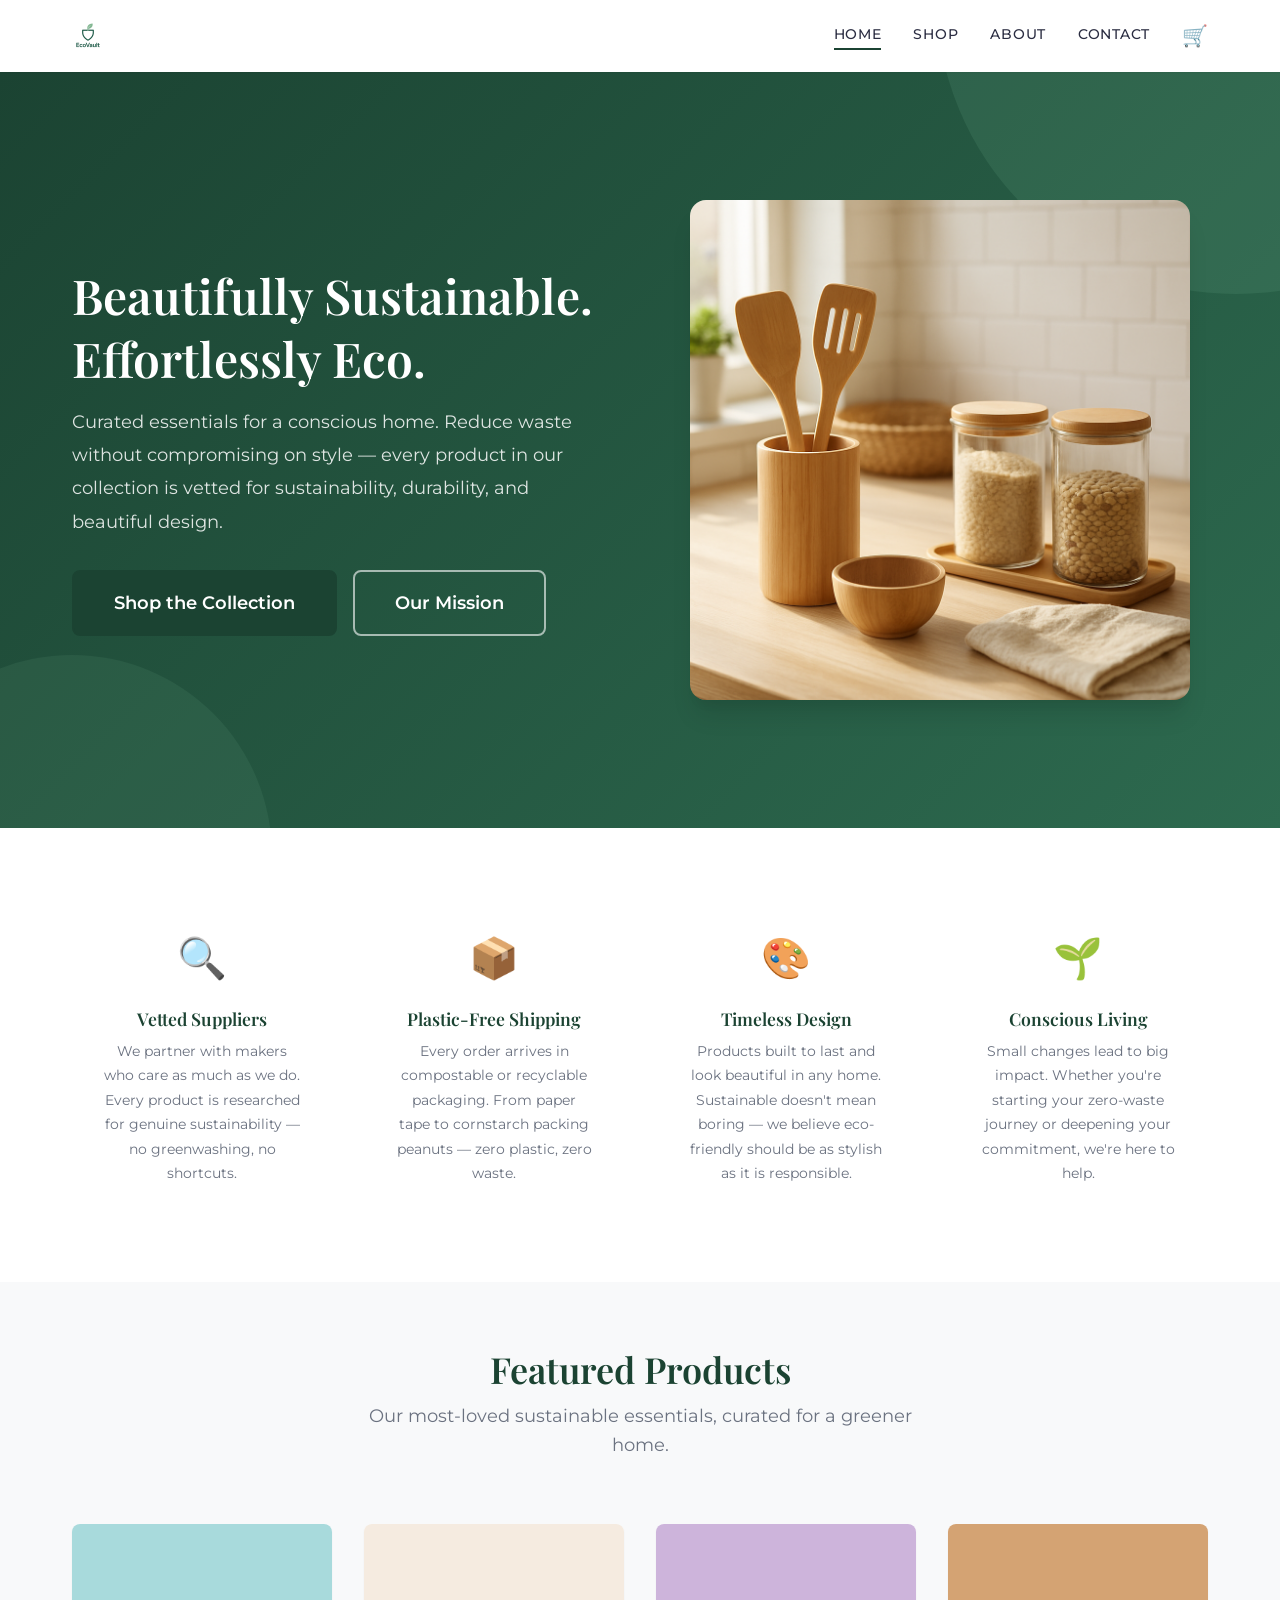
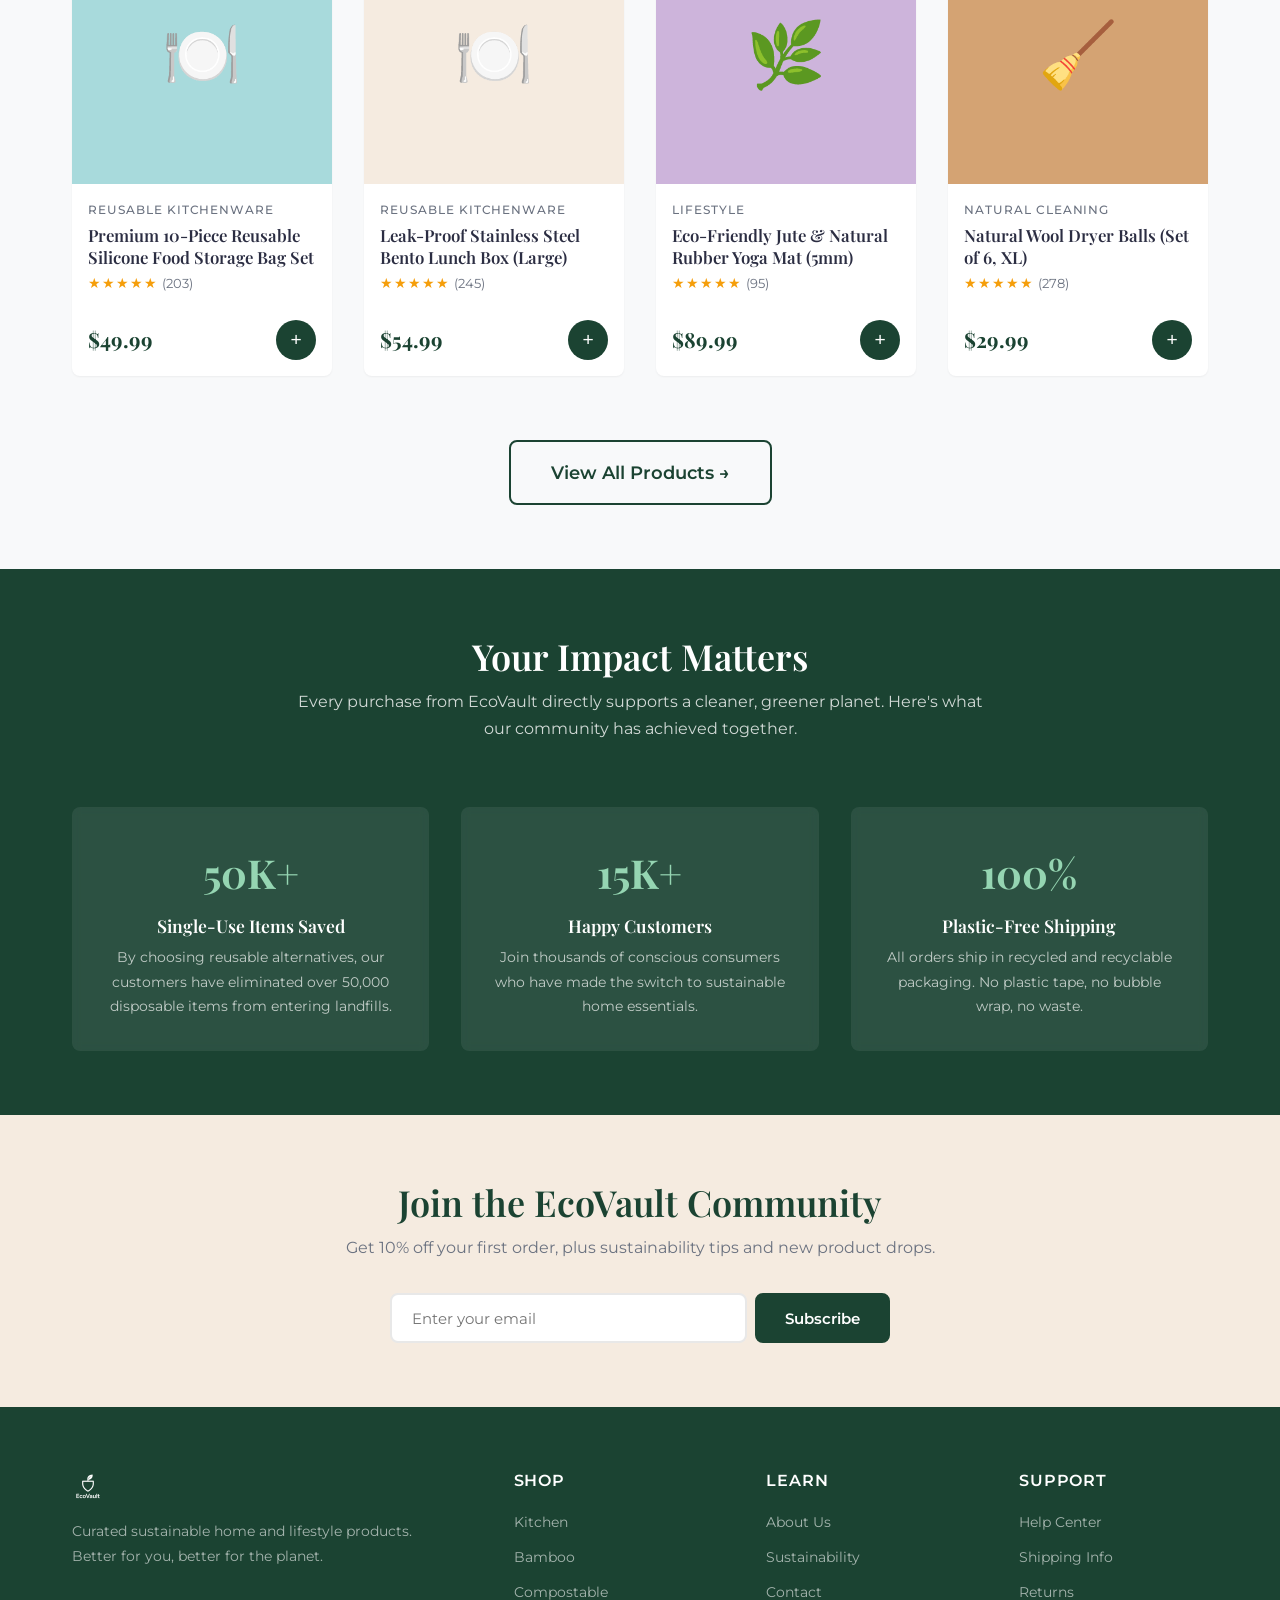
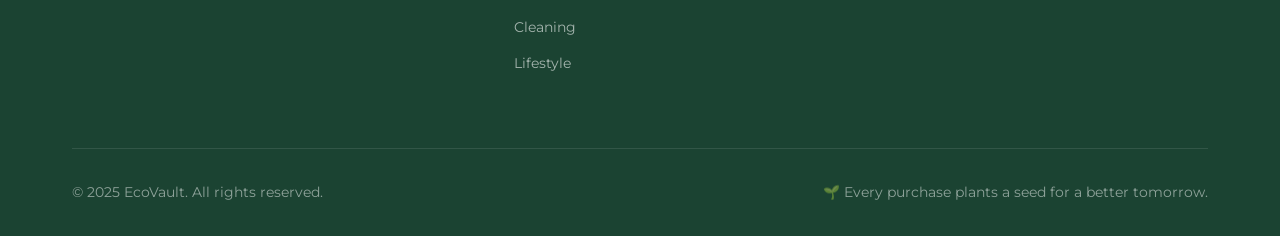
<file: index.html>
<!DOCTYPE html>
<html lang="en">
<head>
  <meta charset="UTF-8">
  <meta name="viewport" content="width=device-width, initial-scale=1.0">
  <meta name="description" content="Shop EcoVault for sustainable, plastic-free, and beautifully designed home goods. From zero-waste kitchenware to natural cleaning tools, we make conscious living easy.">
  <title>EcoVault | Curated Eco-Friendly Home & Lifestyle Essentials</title>
  <link rel="stylesheet" href="css/style.css">
  <link rel="icon" href="favicon.png">
</head>
<body>
  <!-- Header -->
  <header class="header">
    <div class="header-inner">
      <a href="index.html" class="logo">
        <img src="assets/images/logo.png" alt="EcoVault" style="height:32px;width:auto;">
      </a>
      <button class="hamburger" aria-label="Toggle menu">
        <span></span><span></span><span></span>
      </button>
      <nav class="nav-links">
        <a href="index.html">Home</a>
        <a href="products.html">Shop</a>
        <a href="about.html">About</a>
        <a href="contact.html">Contact</a>
        <button class="cart-icon" onclick="window.location.href='cart.html'" title="Shopping Cart">
          🛒
          <span class="cart-badge">0</span>
        </button>
      </nav>
    </div>
  </header>

  <!-- Hero Section -->
  <section class="hero">
    <div class="hero-content">
      <div class="hero-text">
        <h1>Beautifully Sustainable.<br>Effortlessly Eco.</h1>
        <p>Curated essentials for a conscious home. Reduce waste without compromising on style — every product in our collection is vetted for sustainability, durability, and beautiful design.</p>
        <div class="hero-buttons">
          <a href="products.html" class="btn btn-primary btn-lg">Shop the Collection</a>
          <a href="about.html" class="btn btn-secondary btn-lg">Our Mission</a>
        </div>
      </div>
      <div class="hero-image">
        <img src="assets/images/hero-kitchen.png" alt="Sustainable kitchen essentials" style="width:100%;max-width:500px;border-radius:var(--radius-lg);box-shadow:var(--shadow-xl);">
      </div>
    </div>
  </section>

  <!-- Value Propositions -->
  <section class="value-props">
    <div class="container">
      <div class="value-grid">
        <div class="value-card">
          <div class="value-icon">🔍</div>
          <h3>Vetted Suppliers</h3>
          <p>We partner with makers who care as much as we do. Every product is researched for genuine sustainability — no greenwashing, no shortcuts.</p>
        </div>
        <div class="value-card">
          <div class="value-icon">📦</div>
          <h3>Plastic-Free Shipping</h3>
          <p>Every order arrives in compostable or recyclable packaging. From paper tape to cornstarch packing peanuts — zero plastic, zero waste.</p>
        </div>
        <div class="value-card">
          <div class="value-icon">🎨</div>
          <h3>Timeless Design</h3>
          <p>Products built to last and look beautiful in any home. Sustainable doesn't mean boring — we believe eco-friendly should be as stylish as it is responsible.</p>
        </div>
        <div class="value-card">
          <div class="value-icon">🌱</div>
          <h3>Conscious Living</h3>
          <p>Small changes lead to big impact. Whether you're starting your zero-waste journey or deepening your commitment, we're here to help.</p>
        </div>
      </div>
    </div>
  </section>

  <!-- Featured Products -->
  <section class="featured-section">
    <div class="container">
      <h2 class="section-title">Featured Products</h2>
      <p class="section-subtitle">Our most-loved sustainable essentials, curated for a greener home.</p>
      <div class="product-grid" id="featured-products">
        <!-- Rendered by JS -->
      </div>
      <div style="text-align:center;margin-top:var(--spacing-xl);">
        <a href="products.html" class="btn btn-outline btn-lg">View All Products →</a>
      </div>
    </div>
  </section>

  <!-- Sustainability Impact -->
  <section class="sustainability-section">
    <div class="container">
      <h2>Your Impact Matters</h2>
      <p>Every purchase from EcoVault directly supports a cleaner, greener planet. Here's what our community has achieved together.</p>
      <div class="impact-grid">
        <div class="impact-card">
          <div class="impact-number">50K+</div>
          <h4>Single-Use Items Saved</h4>
          <p>By choosing reusable alternatives, our customers have eliminated over 50,000 disposable items from entering landfills.</p>
        </div>
        <div class="impact-card">
          <div class="impact-number">15K+</div>
          <h4>Happy Customers</h4>
          <p>Join thousands of conscious consumers who have made the switch to sustainable home essentials.</p>
        </div>
        <div class="impact-card">
          <div class="impact-number">100%</div>
          <h4>Plastic-Free Shipping</h4>
          <p>All orders ship in recycled and recyclable packaging. No plastic tape, no bubble wrap, no waste.</p>
        </div>
      </div>
    </div>
  </section>

  <!-- Newsletter -->
  <section class="newsletter">
    <div class="container">
      <h2>Join the EcoVault Community</h2>
      <p>Get 10% off your first order, plus sustainability tips and new product drops.</p>
      <form class="newsletter-form" onsubmit="event.preventDefault(); Cart.showNotification('Thanks for subscribing! 🎉'); this.reset();">
        <input type="email" placeholder="Enter your email" required>
        <button type="submit" class="btn btn-primary">Subscribe</button>
      </form>
    </div>
  </section>

  <!-- Footer -->
  <footer class="footer">
    <div class="container">
      <div class="footer-grid">
        <div class="footer-brand">
          <div class="logo">
            <img src="assets/images/logo.png" alt="EcoVault" style="height:32px;width:auto;filter:brightness(0) invert(1);">
          </div>
          <p>Curated sustainable home and lifestyle products. Better for you, better for the planet.</p>
        </div>
        <div>
          <h4>Shop</h4>
          <ul class="footer-links">
            <li><a href="products.html?category=kitchen">Kitchen</a></li>
            <li><a href="products.html?category=bamboo">Bamboo</a></li>
            <li><a href="products.html?category=compostable">Compostable</a></li>
            <li><a href="products.html?category=cleaning">Cleaning</a></li>
            <li><a href="products.html?category=lifestyle">Lifestyle</a></li>
          </ul>
        </div>
        <div>
          <h4>Learn</h4>
          <ul class="footer-links">
            <li><a href="about.html">About Us</a></li>
            <li><a href="about.html#sustainability">Sustainability</a></li>
            <li><a href="contact.html">Contact</a></li>
          </ul>
        </div>
        <div>
          <h4>Support</h4>
          <ul class="footer-links">
            <li><a href="contact.html">Help Center</a></li>
            <li><a href="contact.html">Shipping Info</a></li>
            <li><a href="contact.html">Returns</a></li>
          </ul>
        </div>
      </div>
      <div class="footer-bottom">
        <span>&copy; 2025 EcoVault. All rights reserved.</span>
        <span>🌱 Every purchase plants a seed for a better tomorrow.</span>
      </div>
    </div>
  </footer>

  <script src="js/products.js"></script>
  <script src="js/cart.js"></script>
  <script src="js/analytics.js"></script>
  <script src="js/main.js"></script>
  <script>
    // Render featured products (first 4)
    document.addEventListener('DOMContentLoaded', () => {
      const grid = document.getElementById('featured-products');
      if (grid) {
        const featured = products.filter(p => p.badge === "Bestseller").slice(0, 4);
        grid.innerHTML = featured.map(renderProductCard).join('');
      }
    });
  </script>
</body>
</html>
</file>
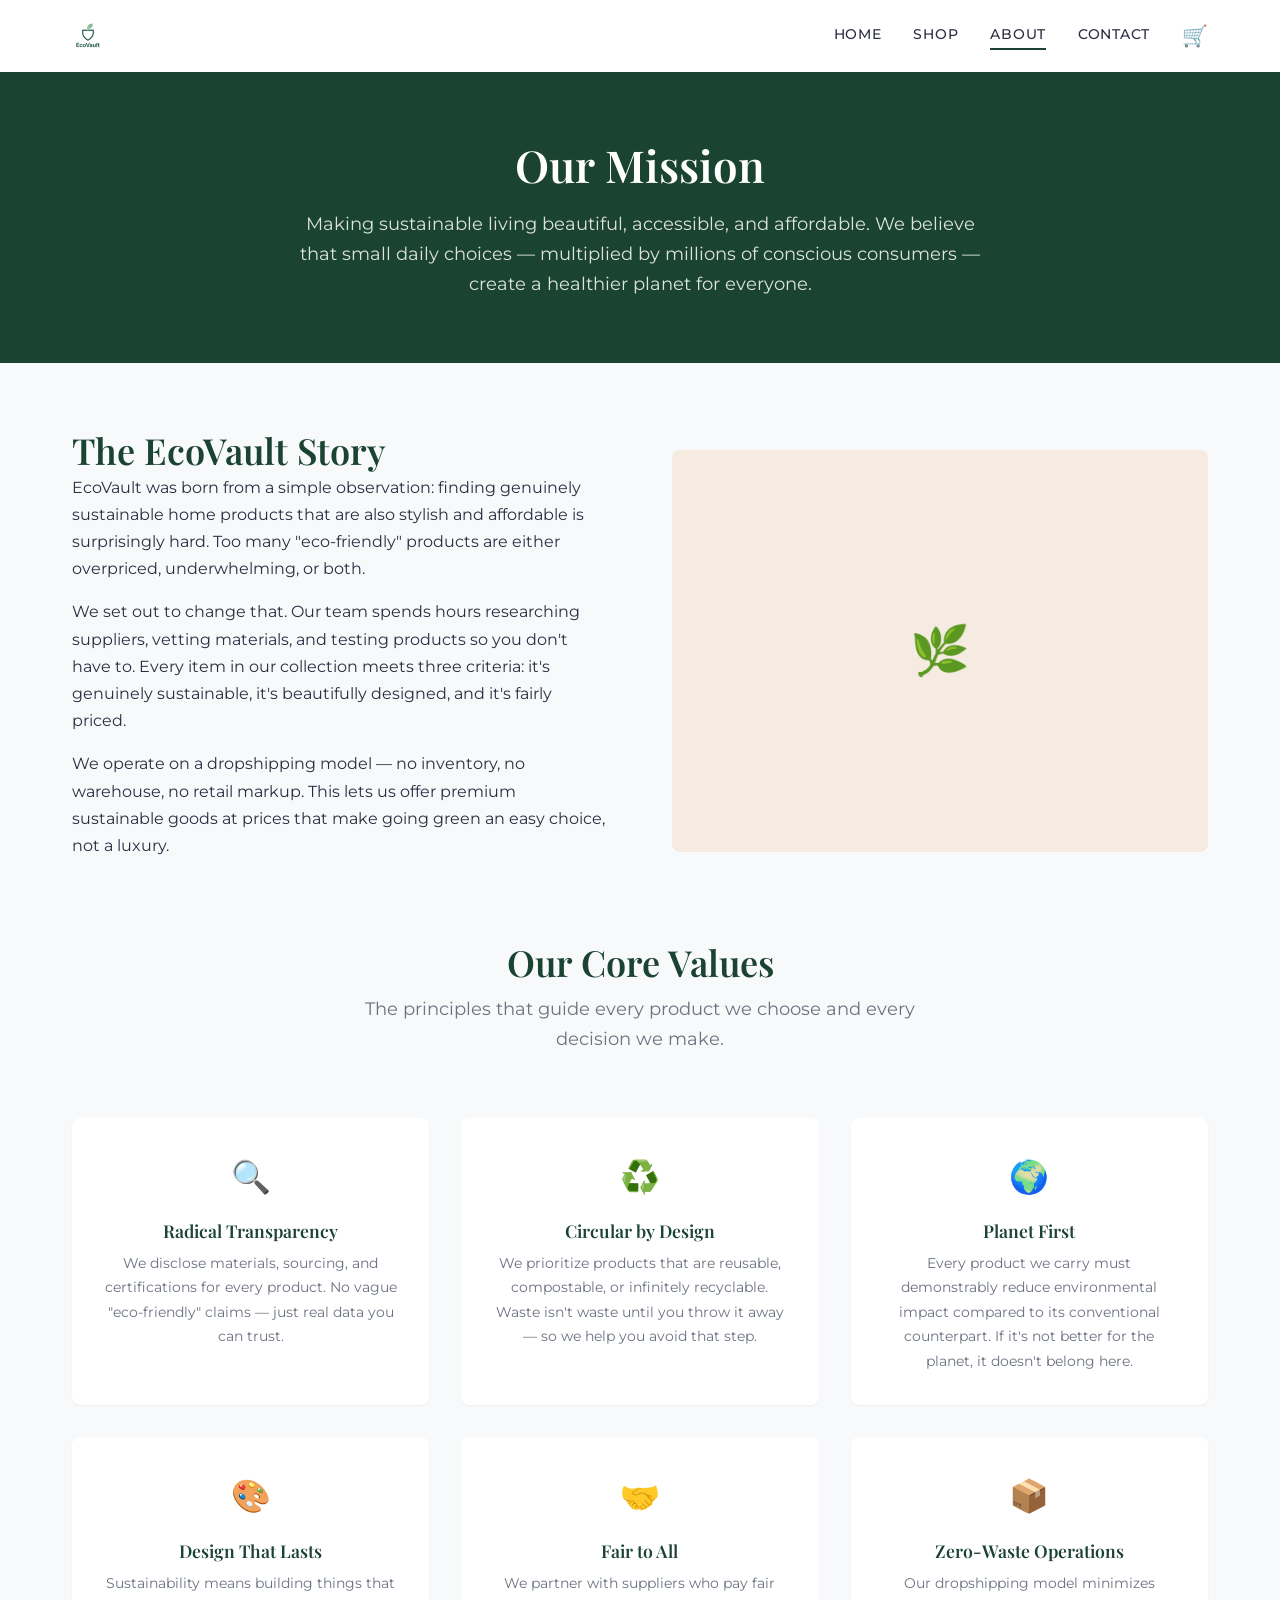
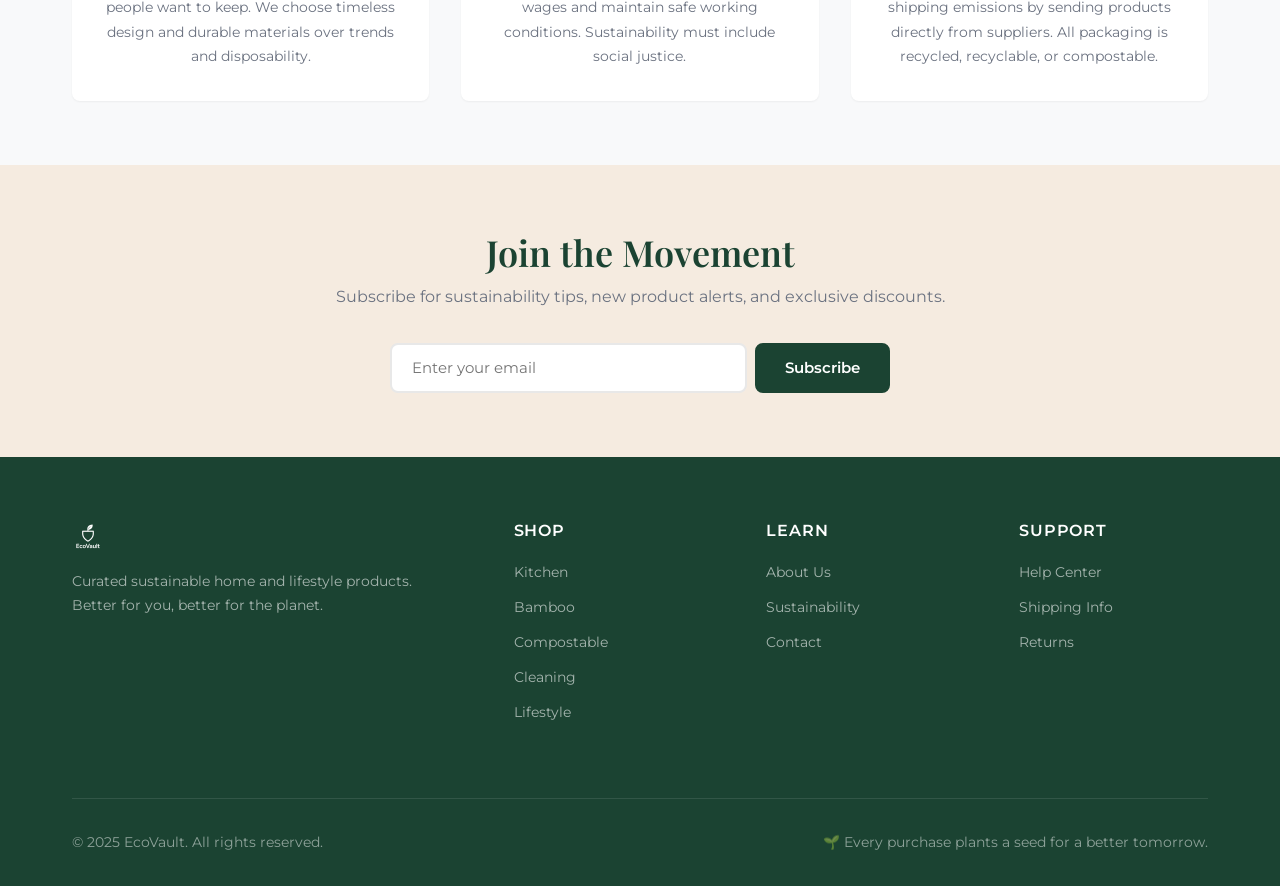
<file: about.html>
<!DOCTYPE html>
<html lang="en">
<head>
  <meta charset="UTF-8">
  <meta name="viewport" content="width=device-width, initial-scale=1.0">
  <meta name="description" content="About EcoVault — Our mission for sustainable living.">
  <title>About Us — EcoVault</title>
  <link rel="stylesheet" href="css/style.css">
  <link rel="icon" href="favicon.png">
</head>
<body>
  <!-- Header -->
  <header class="header">
    <div class="header-inner">
      <a href="index.html" class="logo">
        <img src="assets/images/logo.png" alt="EcoVault" style="height:32px;width:auto;">
      </a>
      <button class="hamburger" aria-label="Toggle menu">
        <span></span><span></span><span></span>
      </button>
      <nav class="nav-links">
        <a href="index.html">Home</a>
        <a href="products.html">Shop</a>
        <a href="about.html">About</a>
        <a href="contact.html">Contact</a>
        <button class="cart-icon" onclick="window.location.href='cart.html'" title="Shopping Cart">
          🛒
          <span class="cart-badge">0</span>
        </button>
      </nav>
    </div>
  </header>

  <!-- About Hero -->
  <section class="about-hero">
    <div class="container">
      <h1>Our Mission</h1>
      <p>Making sustainable living beautiful, accessible, and affordable. We believe that small daily choices — multiplied by millions of conscious consumers — create a healthier planet for everyone.</p>
    </div>
  </section>

  <!-- About Content -->
  <section class="about-content">
    <div class="container">
      <div class="about-grid">
        <div>
          <h2>The EcoVault Story</h2>
          <p>EcoVault was born from a simple observation: finding genuinely sustainable home products that are also stylish and affordable is surprisingly hard. Too many "eco-friendly" products are either overpriced, underwhelming, or both.</p>
          <p>We set out to change that. Our team spends hours researching suppliers, vetting materials, and testing products so you don't have to. Every item in our collection meets three criteria: it's genuinely sustainable, it's beautifully designed, and it's fairly priced.</p>
          <p>We operate on a dropshipping model — no inventory, no warehouse, no retail markup. This lets us offer premium sustainable goods at prices that make going green an easy choice, not a luxury.</p>
        </div>
        <div class="about-image-placeholder">
          🌿
        </div>
      </div>

      <h2 class="section-title" id="sustainability">Our Core Values</h2>
      <p class="section-subtitle">The principles that guide every product we choose and every decision we make.</p>
      
      <div class="about-values">
        <div class="about-value-card">
          <div class="value-icon">🔍</div>
          <h3>Radical Transparency</h3>
          <p>We disclose materials, sourcing, and certifications for every product. No vague "eco-friendly" claims — just real data you can trust.</p>
        </div>
        <div class="about-value-card">
          <div class="value-icon">♻️</div>
          <h3>Circular by Design</h3>
          <p>We prioritize products that are reusable, compostable, or infinitely recyclable. Waste isn't waste until you throw it away — so we help you avoid that step.</p>
        </div>
        <div class="about-value-card">
          <div class="value-icon">🌍</div>
          <h3>Planet First</h3>
          <p>Every product we carry must demonstrably reduce environmental impact compared to its conventional counterpart. If it's not better for the planet, it doesn't belong here.</p>
        </div>
        <div class="about-value-card">
          <div class="value-icon">🎨</div>
          <h3>Design That Lasts</h3>
          <p>Sustainability means building things that people want to keep. We choose timeless design and durable materials over trends and disposability.</p>
        </div>
        <div class="about-value-card">
          <div class="value-icon">🤝</div>
          <h3>Fair to All</h3>
          <p>We partner with suppliers who pay fair wages and maintain safe working conditions. Sustainability must include social justice.</p>
        </div>
        <div class="about-value-card">
          <div class="value-icon">📦</div>
          <h3>Zero-Waste Operations</h3>
          <p>Our dropshipping model minimizes shipping emissions by sending products directly from suppliers. All packaging is recycled, recyclable, or compostable.</p>
        </div>
      </div>
    </div>
  </section>

  <!-- Newsletter -->
  <section class="newsletter">
    <div class="container">
      <h2>Join the Movement</h2>
      <p>Subscribe for sustainability tips, new product alerts, and exclusive discounts.</p>
      <form class="newsletter-form" onsubmit="event.preventDefault(); Cart.showNotification('Thanks for subscribing! 🎉'); this.reset();">
        <input type="email" placeholder="Enter your email" required>
        <button type="submit" class="btn btn-primary">Subscribe</button>
      </form>
    </div>
  </section>

  <!-- Footer -->
  <footer class="footer">
    <div class="container">
      <div class="footer-grid">
        <div class="footer-brand">
          <div class="logo">
            <img src="assets/images/logo.png" alt="EcoVault" style="height:32px;width:auto;filter:brightness(0) invert(1);">
          </div>
          <p>Curated sustainable home and lifestyle products. Better for you, better for the planet.</p>
        </div>
        <div>
          <h4>Shop</h4>
          <ul class="footer-links">
            <li><a href="products.html?category=kitchen">Kitchen</a></li>
            <li><a href="products.html?category=bamboo">Bamboo</a></li>
            <li><a href="products.html?category=compostable">Compostable</a></li>
            <li><a href="products.html?category=cleaning">Cleaning</a></li>
            <li><a href="products.html?category=lifestyle">Lifestyle</a></li>
          </ul>
        </div>
        <div>
          <h4>Learn</h4>
          <ul class="footer-links">
            <li><a href="about.html">About Us</a></li>
            <li><a href="about.html#sustainability">Sustainability</a></li>
            <li><a href="contact.html">Contact</a></li>
          </ul>
        </div>
        <div>
          <h4>Support</h4>
          <ul class="footer-links">
            <li><a href="contact.html">Help Center</a></li>
            <li><a href="contact.html">Shipping Info</a></li>
            <li><a href="contact.html">Returns</a></li>
          </ul>
        </div>
      </div>
      <div class="footer-bottom">
        <span>&copy; 2025 EcoVault. All rights reserved.</span>
        <span>🌱 Every purchase plants a seed for a better tomorrow.</span>
      </div>
    </div>
  </footer>

  <script src="js/products.js"></script>
  <script src="js/cart.js"></script>
  <script src="js/analytics.js"></script>
  <script src="js/main.js"></script>
</body>
</html>
</file>
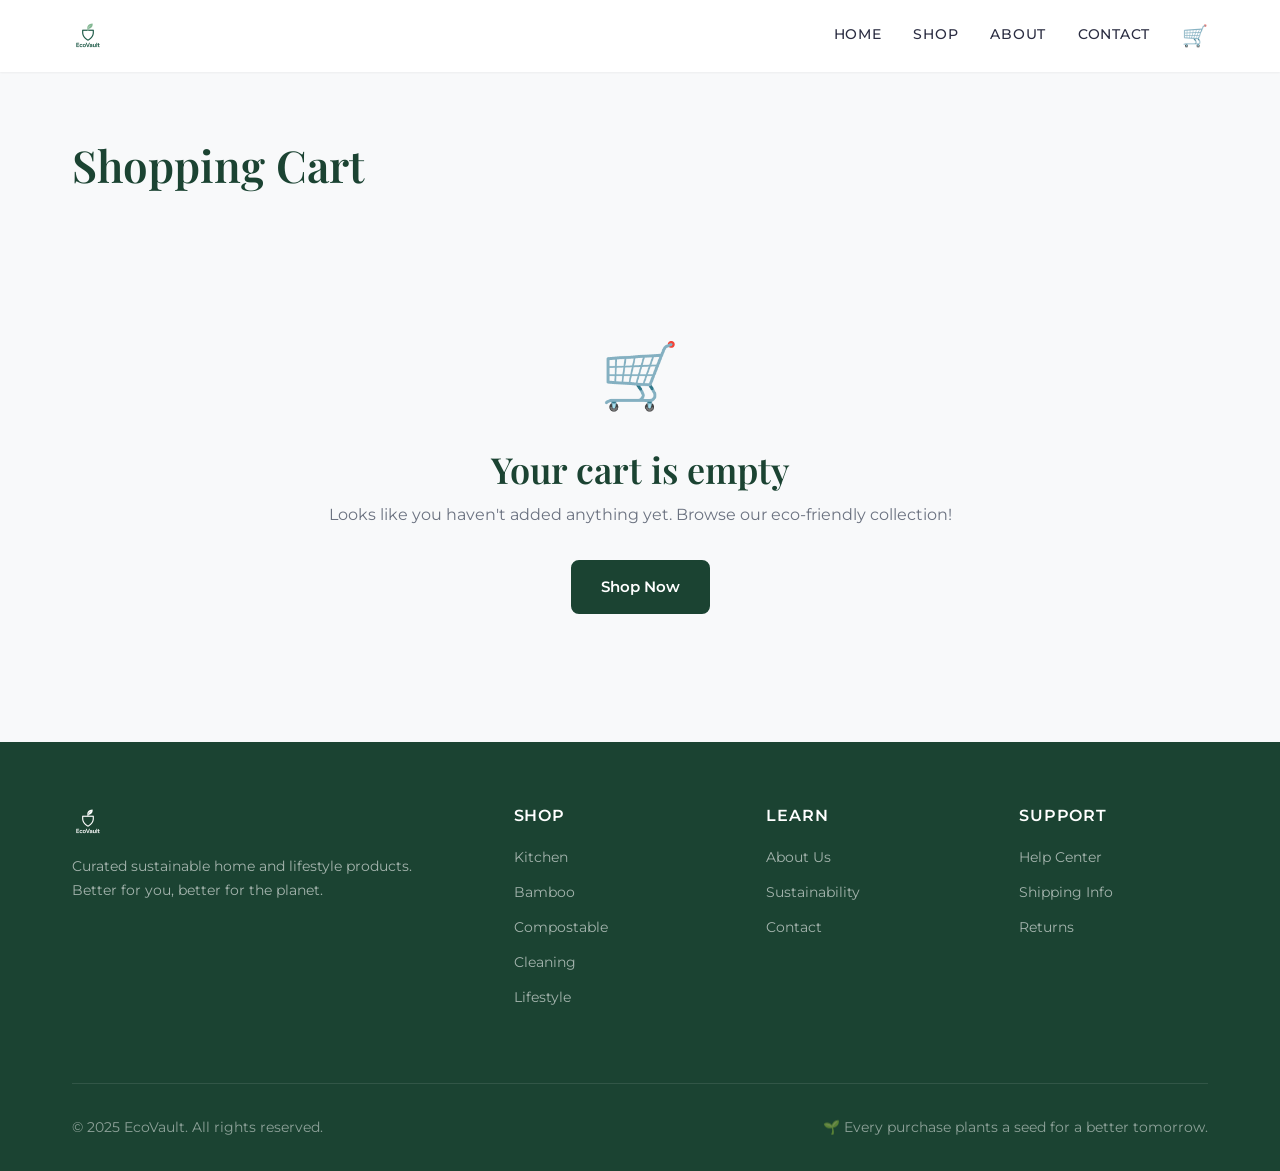
<file: cart.html>
<!DOCTYPE html>
<html lang="en">
<head>
  <meta charset="UTF-8">
  <meta name="viewport" content="width=device-width, initial-scale=1.0">
  <meta name="description" content="Shopping cart">
  <title>Shopping Cart — EcoVault</title>
  <link rel="stylesheet" href="css/style.css">
  <link rel="icon" href="favicon.png">
</head>
<body>
  <!-- Header -->
  <header class="header">
    <div class="header-inner">
      <a href="index.html" class="logo">
        <img src="assets/images/logo.png" alt="EcoVault" style="height:32px;width:auto;">
      </a>
      <button class="hamburger" aria-label="Toggle menu">
        <span></span><span></span><span></span>
      </button>
      <nav class="nav-links">
        <a href="index.html">Home</a>
        <a href="products.html">Shop</a>
        <a href="about.html">About</a>
        <a href="contact.html">Contact</a>
        <button class="cart-icon" onclick="window.location.href='cart.html'" title="Shopping Cart">
          🛒
          <span class="cart-badge">0</span>
        </button>
      </nav>
    </div>
  </header>

  <!-- Cart Page -->
  <section class="cart-page">
    <div class="container">
      <h1>Shopping Cart</h1>
      <div id="cart-container">
        <!-- Rendered by JS -->
      </div>
    </div>
  </section>

  <!-- Footer -->
  <footer class="footer">
    <div class="container">
      <div class="footer-grid">
        <div class="footer-brand">
          <div class="logo">
            <img src="assets/images/logo.png" alt="EcoVault" style="height:32px;width:auto;filter:brightness(0) invert(1);">
          </div>
          <p>Curated sustainable home and lifestyle products. Better for you, better for the planet.</p>
        </div>
        <div>
          <h4>Shop</h4>
          <ul class="footer-links">
            <li><a href="products.html?category=kitchen">Kitchen</a></li>
            <li><a href="products.html?category=bamboo">Bamboo</a></li>
            <li><a href="products.html?category=compostable">Compostable</a></li>
            <li><a href="products.html?category=cleaning">Cleaning</a></li>
            <li><a href="products.html?category=lifestyle">Lifestyle</a></li>
          </ul>
        </div>
        <div>
          <h4>Learn</h4>
          <ul class="footer-links">
            <li><a href="about.html">About Us</a></li>
            <li><a href="about.html#sustainability">Sustainability</a></li>
            <li><a href="contact.html">Contact</a></li>
          </ul>
        </div>
        <div>
          <h4>Support</h4>
          <ul class="footer-links">
            <li><a href="contact.html">Help Center</a></li>
            <li><a href="contact.html">Shipping Info</a></li>
            <li><a href="contact.html">Returns</a></li>
          </ul>
        </div>
      </div>
      <div class="footer-bottom">
        <span>&copy; 2025 EcoVault. All rights reserved.</span>
        <span>🌱 Every purchase plants a seed for a better tomorrow.</span>
      </div>
    </div>
  </footer>

  <script src="js/products.js"></script>
  <script src="js/cart.js"></script>
  <script src="js/analytics.js"></script>
  <script src="js/main.js"></script>
  <script>
    document.addEventListener('DOMContentLoaded', renderCartPage);
  </script>
</body>
</html>
</file>
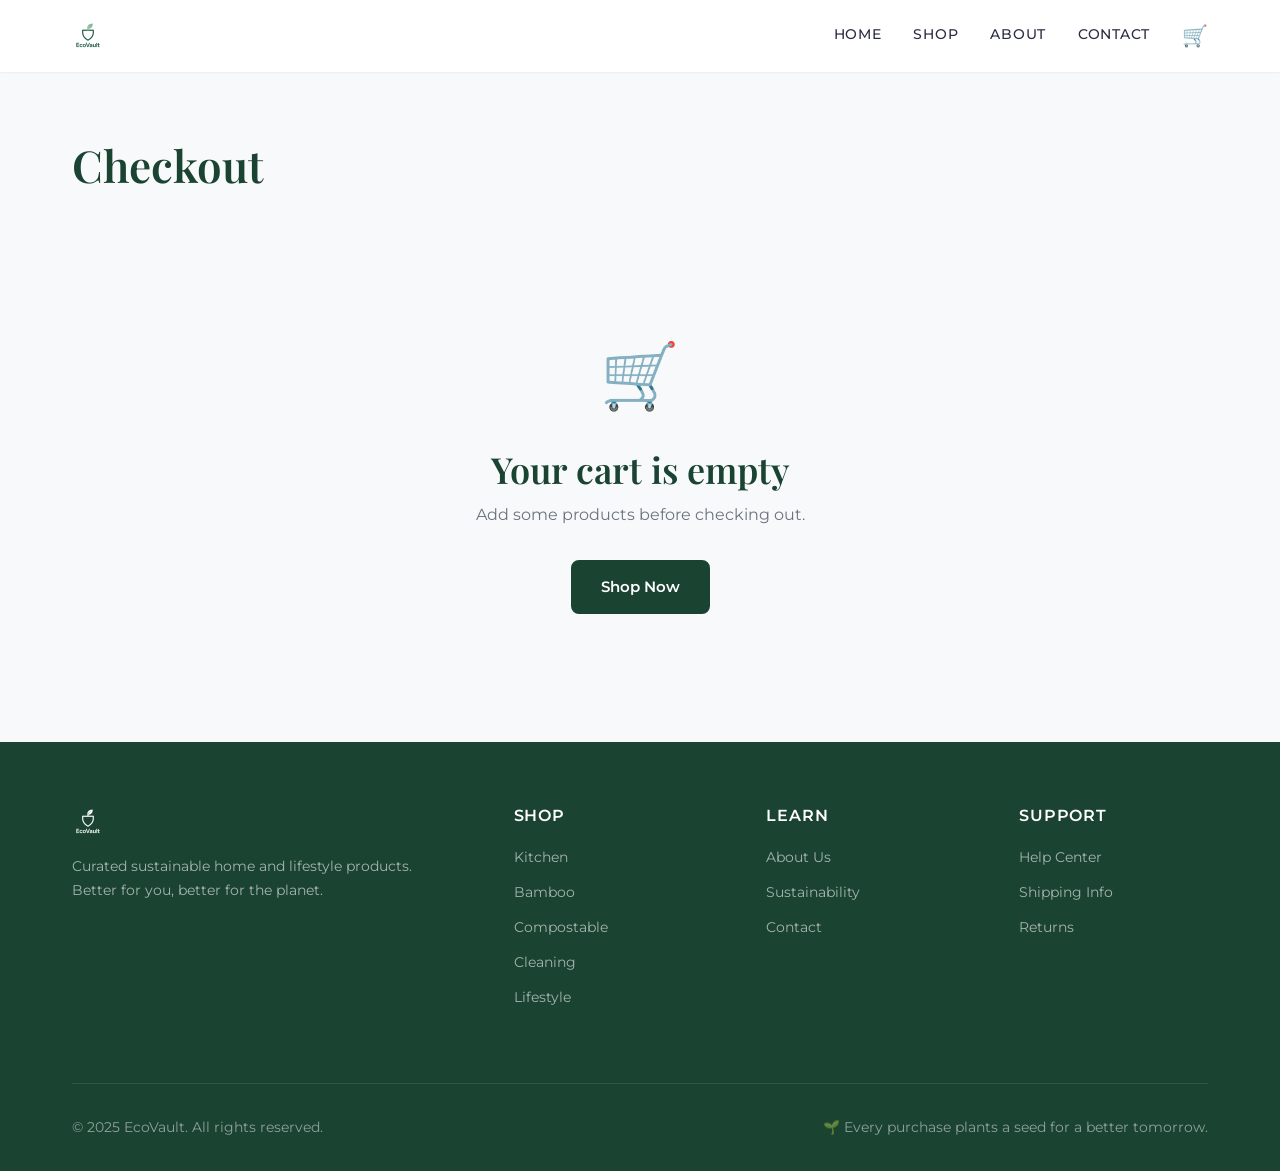
<file: checkout.html>
<!DOCTYPE html>
<html lang="en">
<head>
  <meta charset="UTF-8">
  <meta name="viewport" content="width=device-width, initial-scale=1.0">
  <meta name="description" content="Checkout">
  <title>Checkout — EcoVault</title>
  <link rel="stylesheet" href="css/style.css">
  <link rel="icon" href="favicon.png">
</head>
<body>
  <!-- Header -->
  <header class="header">
    <div class="header-inner">
      <a href="index.html" class="logo">
        <img src="assets/images/logo.png" alt="EcoVault" style="height:32px;width:auto;">
      </a>
      <button class="hamburger" aria-label="Toggle menu">
        <span></span><span></span><span></span>
      </button>
      <nav class="nav-links">
        <a href="index.html">Home</a>
        <a href="products.html">Shop</a>
        <a href="about.html">About</a>
        <a href="contact.html">Contact</a>
        <button class="cart-icon" onclick="window.location.href='cart.html'" title="Shopping Cart">
          🛒
          <span class="cart-badge">0</span>
        </button>
      </nav>
    </div>
  </header>

  <!-- Checkout Page -->
  <section class="checkout-page">
    <div class="container">
      <h1>Checkout</h1>
      <div id="checkout-container">
        <!-- Rendered by JS -->
      </div>
    </div>
  </section>

  <!-- Footer -->
  <footer class="footer">
    <div class="container">
      <div class="footer-grid">
        <div class="footer-brand">
          <div class="logo">
            <img src="assets/images/logo.png" alt="EcoVault" style="height:32px;width:auto;filter:brightness(0) invert(1);">
          </div>
          <p>Curated sustainable home and lifestyle products. Better for you, better for the planet.</p>
        </div>
        <div>
          <h4>Shop</h4>
          <ul class="footer-links">
            <li><a href="products.html?category=kitchen">Kitchen</a></li>
            <li><a href="products.html?category=bamboo">Bamboo</a></li>
            <li><a href="products.html?category=compostable">Compostable</a></li>
            <li><a href="products.html?category=cleaning">Cleaning</a></li>
            <li><a href="products.html?category=lifestyle">Lifestyle</a></li>
          </ul>
        </div>
        <div>
          <h4>Learn</h4>
          <ul class="footer-links">
            <li><a href="about.html">About Us</a></li>
            <li><a href="about.html#sustainability">Sustainability</a></li>
            <li><a href="contact.html">Contact</a></li>
          </ul>
        </div>
        <div>
          <h4>Support</h4>
          <ul class="footer-links">
            <li><a href="contact.html">Help Center</a></li>
            <li><a href="contact.html">Shipping Info</a></li>
            <li><a href="contact.html">Returns</a></li>
          </ul>
        </div>
      </div>
      <div class="footer-bottom">
        <span>&copy; 2025 EcoVault. All rights reserved.</span>
        <span>🌱 Every purchase plants a seed for a better tomorrow.</span>
      </div>
    </div>
  </footer>

  <script src="https://js.stripe.com/v3/"></script>
  <script src="js/products.js"></script>
  <script src="js/cart.js"></script>
  <script src="js/orders.js"></script>
  <script src="js/stripe-checkout.js"></script>
  <script src="js/analytics.js"></script>
  <script src="js/main.js"></script>
  <script>
    document.addEventListener('DOMContentLoaded', () => {
      const items = Cart.getDetailedCart();
      const container = document.getElementById('checkout-container');

      if (items.length === 0) {
        container.innerHTML = `
          <div class="cart-empty">
            <div class="cart-empty-icon">🛒</div>
            <h2>Your cart is empty</h2>
            <p>Add some products before checking out.</p>
            <a href="products.html" class="btn btn-primary">Shop Now</a>
          </div>
        `;
        return;
      }

      const subtotal = Cart.getSubtotal();
      const shipping = subtotal >= 50 ? 0 : 5.99;
      const total = subtotal + shipping;

      container.innerHTML = `
        <div class="checkout-layout">
          <div>
            <div class="form-section">
              <h3>Shipping Information</h3>
              <form id="checkout-form" onsubmit="handleCheckout(event)">
                <div class="form-group">
                  <label for="fullname">Full Name</label>
                  <input type="text" id="fullname" required placeholder="Jane Doe">
                </div>
                <div class="form-group">
                  <label for="email">Email Address</label>
                  <input type="email" id="email" required placeholder="jane@example.com">
                </div>
                <div class="form-group">
                  <label for="phone">Phone Number</label>
                  <input type="tel" id="phone" placeholder="+1 (555) 123-4567">
                </div>
                <div class="form-group">
                  <label for="address">Street Address</label>
                  <input type="text" id="address" required placeholder="123 Green Street">
                </div>
                <div class="form-row">
                  <div class="form-group">
                    <label for="city">City</label>
                    <input type="text" id="city" required placeholder="Portland">
                  </div>
                  <div class="form-group">
                    <label for="state">State / Province</label>
                    <input type="text" id="state" required placeholder="OR">
                  </div>
                </div>
                <div class="form-row">
                  <div class="form-group">
                    <label for="zip">ZIP / Postal Code</label>
                    <input type="text" id="zip" required placeholder="97201">
                  </div>
                  <div class="form-group">
                    <label for="country">Country</label>
                    <select id="country" required>
                      <option value="">Select country</option>
                      <option value="US">United States</option>
                      <option value="UK">United Kingdom</option>
                      <option value="CA">Canada</option>
                    </select>
                  </div>
                </div>
                <div class="form-group">
                  <label for="notes">Order Notes (optional)</label>
                  <textarea id="notes" placeholder="Any special instructions or eco-friendly packaging requests?"></textarea>
                </div>

                <!-- Stripe Card Element -->
                <div class="form-section" style="margin-bottom:var(--spacing-md);">
                  <h3>Payment Details</h3>
                  <div class="form-group">
                    <label for="card-element">Credit or Debit Card</label>
                    <div id="card-element" style="padding:0.75rem 1rem;border:2px solid var(--color-light-gray);border-radius:var(--radius-md);background:var(--color-background);">
                      <!-- Stripe Elements mounts here -->
                    </div>
                    <div id="card-errors" style="color:var(--color-sale-red);font-size:0.85rem;margin-top:var(--spacing-xs);display:none;"></div>
                  </div>
                  <p style="font-size:0.8rem;color:var(--color-dark-gray);margin-top:var(--spacing-sm);">
                    🔒 Test mode — use card number 4242 4242 4242 4242 with any future date and CVC
                  </p>
                </div>

                <button type="submit" class="btn btn-accent btn-lg" style="width:100%;">
                  Pay ${formatPrice(total)} — Place Order
                </button>
                <p style="font-size:0.8rem;color:var(--color-dark-gray);text-align:center;margin-top:var(--spacing-sm);">
                  🔒 Secured with Stripe. Your payment info is encrypted and never stored on our servers.
                </p>
              </form>
            </div>
          </div>

          <div>
            <div class="cart-summary">
              <h3>Order Summary</h3>
              ${items.map(item => `
                <div class="summary-row">
                  <span>${item.product.name} × ${item.quantity}</span>
                  <span>${formatPrice(item.product.price * item.quantity)}</span>
                </div>
              `).join('')}
              <div class="summary-row" style="margin-top:var(--spacing-md);padding-top:var(--spacing-md);border-top:1px solid var(--color-light-gray);">
                <span>Subtotal</span>
                <span>${formatPrice(subtotal)}</span>
              </div>
              <div class="summary-row">
                <span>Shipping</span>
                <span>${shipping === 0 ? '<span class="free">FREE</span>' : formatPrice(shipping)}</span>
              </div>
              <div class="summary-row total">
                <span>Total</span>
                <span>${formatPrice(total)}</span>
              </div>
            </div>
          </div>
        </div>
      `;
    });

    // Track begin_checkout
    if (typeof Analytics !== 'undefined') {
      Analytics.trackBeginCheckout(items, subtotal);
    }

    // Initialize Stripe Elements
    if (typeof StripeCheckout !== 'undefined') {
      StripeCheckout.init();
    }

    async function handleCheckout(e) {
      e.preventDefault();
      
      const submitBtn = e.target.querySelector('button[type="submit"]');
      const originalText = submitBtn.textContent;
      submitBtn.textContent = 'Processing payment...';
      submitBtn.disabled = true;

      const orderId = 'EV-' + Date.now().toString(36).toUpperCase();
      const subtotal = Cart.getSubtotal();
      const formData = {
        id: orderId,
        name: document.getElementById('fullname').value,
        email: document.getElementById('email').value,
        phone: document.getElementById('phone').value,
        address: document.getElementById('address').value,
        city: document.getElementById('city').value,
        state: document.getElementById('state').value,
        zip: document.getElementById('zip').value,
        country: document.getElementById('country').value,
        notes: document.getElementById('notes').value,
        items: Cart.getDetailedCart(),
        subtotal: subtotal,
        total: subtotal + (subtotal >= 50 ? 0 : 5.99),
        orderDate: new Date().toISOString()
      };

      // Process Stripe payment
      let paymentResult = { success: true, testMode: true };
      if (typeof StripeCheckout !== 'undefined' && StripeCheckout.stripe) {
        paymentResult = await StripeCheckout.processPayment(formData);
      }

      if (!paymentResult.success) {
        // Show payment error
        const errorEl = document.getElementById('card-errors');
        if (errorEl) {
          errorEl.textContent = paymentResult.error;
          errorEl.style.display = 'block';
        }
        submitBtn.textContent = originalText;
        submitBtn.disabled = false;
        return;
      }

      // Attach payment info to order
      if (paymentResult.cardLast4) {
        formData.paymentMethod = paymentResult.paymentMethodId || 'test_payment';
        formData.cardLast4 = paymentResult.cardLast4;
        formData.cardBrand = paymentResult.cardBrand;
      }

      submitBtn.textContent = 'Placing order...';

      // Submit order via OrderProcessor
      const result = await OrderProcessor.submitOrder(formData);

      // Track purchase event
      if (typeof Analytics !== 'undefined') {
        Analytics.trackPurchase(formData);
      }

      // Clear cart
      Cart.clear();

      // Show success
      const container = document.getElementById('checkout-container');
      container.innerHTML = `
        <div class="cart-empty" style="max-width:600px;margin:0 auto;">
          <div style="font-size:4rem;margin-bottom:var(--spacing-md);">🎉</div>
          <h2>Order Placed Successfully!</h2>
          <p style="font-size:1.1rem;">Thank you for your order, ${formData.name}!</p>
          <p style="background:var(--color-tertiary);padding:var(--spacing-md);border-radius:var(--radius-md);margin:var(--spacing-lg) 0;">
            <strong>Order ID:</strong> ${orderId}<br>
            <strong>Total:</strong> ${formatPrice(formData.total)}<br>
            ${formData.cardBrand ? `<strong>Payment:</strong> ${formData.cardBrand} ending in ${formData.cardLast4}<br>` : ''}
            <strong>Confirmation sent to:</strong> ${formData.email}
          </p>
          ${!result.success ? `<p style="color:var(--color-warning);font-size:0.9rem;">⚠️ Order saved locally. Configure email notifications in config/forms.json</p>` : ''}
          <p style="color:var(--color-dark-gray);font-size:0.9rem;">
            ✅ Payment processed in test mode — no real charges were made. Thank you for shopping with EcoVault!
          </p>
          <a href="products.html" class="btn btn-primary btn-lg" style="margin-top:var(--spacing-md);">Continue Shopping</a>
        </div>
      `;

      window.scrollTo({ top: 0, behavior: 'smooth' });
    }
  </script>
</body>
</html>
</file>
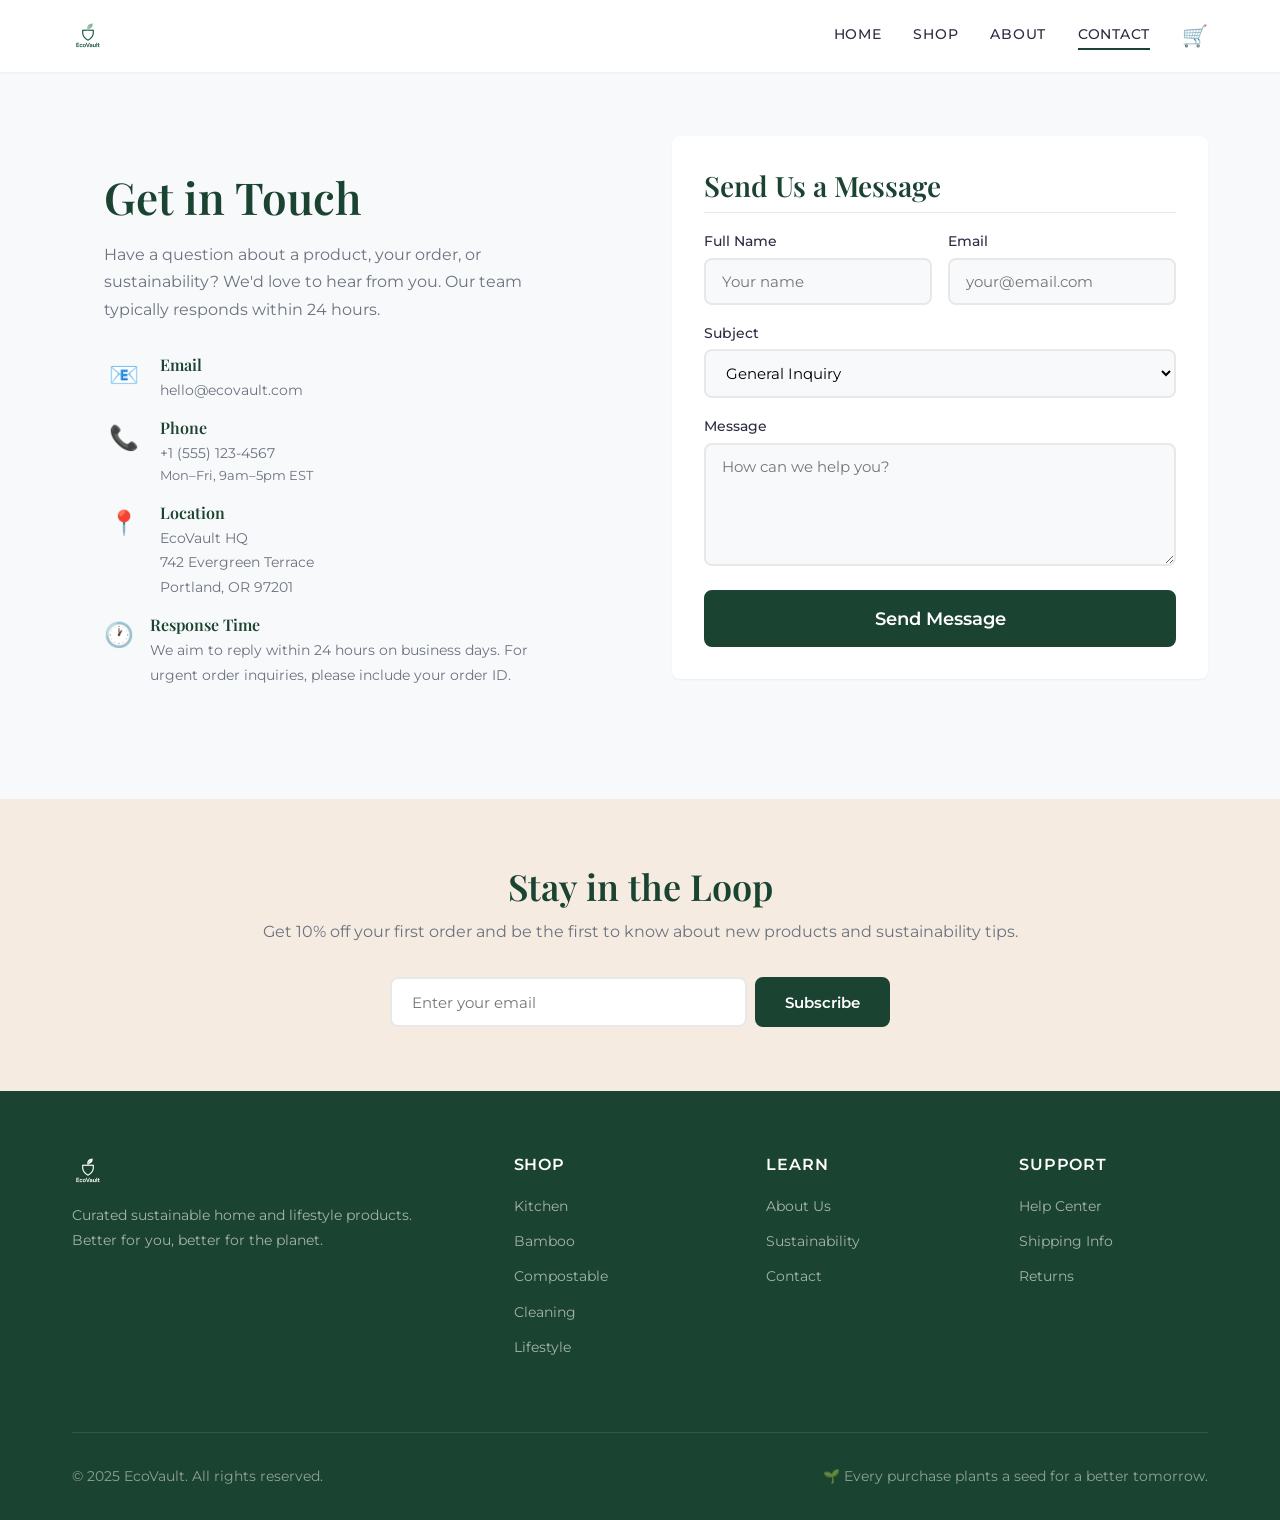
<file: contact.html>
<!DOCTYPE html>
<html lang="en">
<head>
  <meta charset="UTF-8">
  <meta name="viewport" content="width=device-width, initial-scale=1.0">
  <meta name="description" content="Contact EcoVault — Get in touch with our team.">
  <title>Contact Us — EcoVault</title>
  <link rel="stylesheet" href="css/style.css">
  <link rel="icon" href="favicon.png">
</head>
<body>
  <!-- Header -->
  <header class="header">
    <div class="header-inner">
      <a href="index.html" class="logo">
        <img src="assets/images/logo.png" alt="EcoVault" style="height:32px;width:auto;">
      </a>
      <button class="hamburger" aria-label="Toggle menu">
        <span></span><span></span><span></span>
      </button>
      <nav class="nav-links">
        <a href="index.html">Home</a>
        <a href="products.html">Shop</a>
        <a href="about.html">About</a>
        <a href="contact.html">Contact</a>
        <button class="cart-icon" onclick="window.location.href='cart.html'" title="Shopping Cart">
          🛒
          <span class="cart-badge">0</span>
        </button>
      </nav>
    </div>
  </header>

  <!-- Contact Page -->
  <section class="contact-page">
    <div class="container">
      <div class="contact-grid">
        <div class="contact-info">
          <h1>Get in Touch</h1>
          <p>Have a question about a product, your order, or sustainability? We'd love to hear from you. Our team typically responds within 24 hours.</p>
          
          <div class="contact-detail">
            <div class="contact-detail-icon">📧</div>
            <div>
              <h4>Email</h4>
              <p>hello@ecovault.com</p>
            </div>
          </div>
          
          <div class="contact-detail">
            <div class="contact-detail-icon">📞</div>
            <div>
              <h4>Phone</h4>
              <p>+1 (555) 123-4567</p>
              <p style="font-size:0.8rem;">Mon–Fri, 9am–5pm EST</p>
            </div>
          </div>
          
          <div class="contact-detail">
            <div class="contact-detail-icon">📍</div>
            <div>
              <h4>Location</h4>
              <p>EcoVault HQ<br>
              742 Evergreen Terrace<br>
              Portland, OR 97201</p>
            </div>
          </div>
          
          <div class="contact-detail">
            <div class="contact-detail-icon">🕐</div>
            <div>
              <h4>Response Time</h4>
              <p>We aim to reply within 24 hours on business days. For urgent order inquiries, please include your order ID.</p>
            </div>
          </div>
        </div>

        <div>
          <div class="form-section">
            <h3>Send Us a Message</h3>
            <form onsubmit="event.preventDefault(); Cart.showNotification('Message sent! We\'ll get back to you soon.'); this.reset();">
              <div class="form-row">
                <div class="form-group">
                  <label for="contact-name">Full Name</label>
                  <input type="text" id="contact-name" required placeholder="Your name">
                </div>
                <div class="form-group">
                  <label for="contact-email">Email</label>
                  <input type="email" id="contact-email" required placeholder="your@email.com">
                </div>
              </div>
              <div class="form-group">
                <label for="contact-subject">Subject</label>
                <select id="contact-subject">
                  <option value="general">General Inquiry</option>
                  <option value="order">Order Question</option>
                  <option value="product">Product Suggestion</option>
                  <option value="wholesale">Wholesale / Partnership</option>
                  <option value="other">Other</option>
                </select>
              </div>
              <div class="form-group">
                <label for="contact-message">Message</label>
                <textarea id="contact-message" required placeholder="How can we help you?" rows="5"></textarea>
              </div>
              <button type="submit" class="btn btn-primary btn-lg" style="width:100%;">Send Message</button>
            </form>
          </div>
        </div>
      </div>
    </div>
  </section>

  <!-- Newsletter -->
  <section class="newsletter">
    <div class="container">
      <h2>Stay in the Loop</h2>
      <p>Get 10% off your first order and be the first to know about new products and sustainability tips.</p>
      <form class="newsletter-form" onsubmit="event.preventDefault(); Cart.showNotification('Thanks for subscribing! 🎉'); this.reset();">
        <input type="email" placeholder="Enter your email" required>
        <button type="submit" class="btn btn-primary">Subscribe</button>
      </form>
    </div>
  </section>

  <!-- Footer -->
  <footer class="footer">
    <div class="container">
      <div class="footer-grid">
        <div class="footer-brand">
          <div class="logo">
            <img src="assets/images/logo.png" alt="EcoVault" style="height:32px;width:auto;filter:brightness(0) invert(1);">
          </div>
          <p>Curated sustainable home and lifestyle products. Better for you, better for the planet.</p>
        </div>
        <div>
          <h4>Shop</h4>
          <ul class="footer-links">
            <li><a href="products.html?category=kitchen">Kitchen</a></li>
            <li><a href="products.html?category=bamboo">Bamboo</a></li>
            <li><a href="products.html?category=compostable">Compostable</a></li>
            <li><a href="products.html?category=cleaning">Cleaning</a></li>
            <li><a href="products.html?category=lifestyle">Lifestyle</a></li>
          </ul>
        </div>
        <div>
          <h4>Learn</h4>
          <ul class="footer-links">
            <li><a href="about.html">About Us</a></li>
            <li><a href="about.html#sustainability">Sustainability</a></li>
            <li><a href="contact.html">Contact</a></li>
          </ul>
        </div>
        <div>
          <h4>Support</h4>
          <ul class="footer-links">
            <li><a href="contact.html">Help Center</a></li>
            <li><a href="contact.html">Shipping Info</a></li>
            <li><a href="contact.html">Returns</a></li>
          </ul>
        </div>
      </div>
      <div class="footer-bottom">
        <span>&copy; 2025 EcoVault. All rights reserved.</span>
        <span>🌱 Every purchase plants a seed for a better tomorrow.</span>
      </div>
    </div>
  </footer>

  <script src="js/products.js"></script>
  <script src="js/cart.js"></script>
  <script src="js/analytics.js"></script>
  <script src="js/main.js"></script>
</body>
</html>
</file>
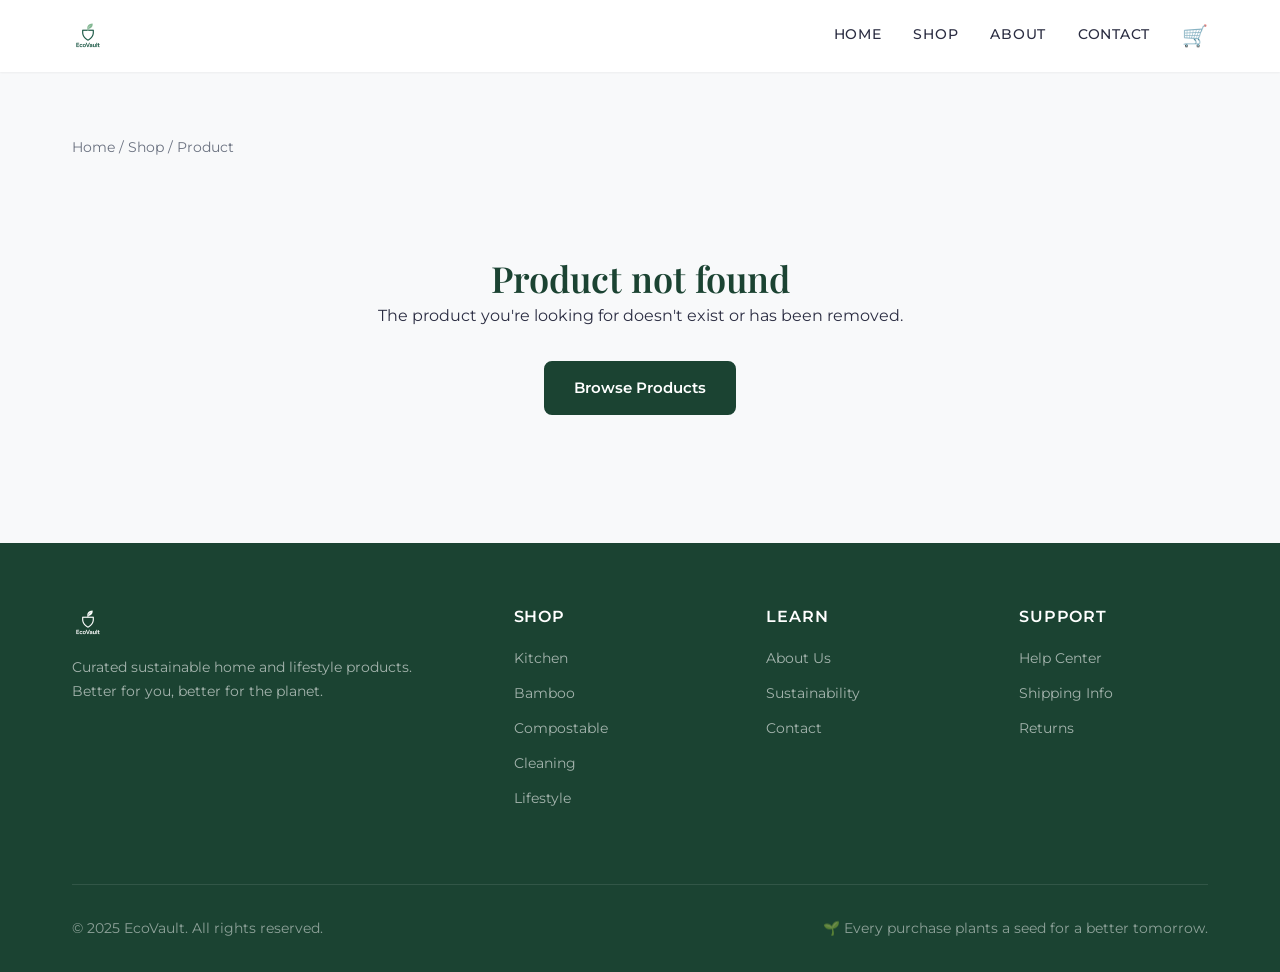
<file: product.html>
<!DOCTYPE html>
<html lang="en">
<head>
  <meta charset="UTF-8">
  <meta name="viewport" content="width=device-width, initial-scale=1.0">
  <meta name="description" content="Product detail page">
  <title>Product — EcoVault</title>
  <link rel="stylesheet" href="css/style.css">
  <link rel="icon" href="favicon.png">
</head>
<body>
  <!-- Header -->
  <header class="header">
    <div class="header-inner">
      <a href="index.html" class="logo">
        <img src="assets/images/logo.png" alt="EcoVault" style="height:32px;width:auto;">
      </a>
      <button class="hamburger" aria-label="Toggle menu">
        <span></span><span></span><span></span>
      </button>
      <nav class="nav-links">
        <a href="index.html">Home</a>
        <a href="products.html">Shop</a>
        <a href="about.html">About</a>
        <a href="contact.html">Contact</a>
        <button class="cart-icon" onclick="window.location.href='cart.html'" title="Shopping Cart">
          🛒
          <span class="cart-badge">0</span>
        </button>
      </nav>
    </div>
  </header>

  <!-- Product Detail -->
  <section class="product-detail">
    <div class="container">
      <div class="breadcrumb">
        <a href="index.html">Home</a> / <a href="products.html">Shop</a> / <span id="breadcrumb-product">Product</span>
      </div>
      <div class="product-detail-grid" id="product-detail-container">
        <!-- Rendered by JS -->
      </div>
    </div>
  </section>

  <!-- Footer -->
  <footer class="footer">
    <div class="container">
      <div class="footer-grid">
        <div class="footer-brand">
          <div class="logo">
            <img src="assets/images/logo.png" alt="EcoVault" style="height:32px;width:auto;filter:brightness(0) invert(1);">
          </div>
          <p>Curated sustainable home and lifestyle products. Better for you, better for the planet.</p>
        </div>
        <div>
          <h4>Shop</h4>
          <ul class="footer-links">
            <li><a href="products.html?category=kitchen">Kitchen</a></li>
            <li><a href="products.html?category=bamboo">Bamboo</a></li>
            <li><a href="products.html?category=compostable">Compostable</a></li>
            <li><a href="products.html?category=cleaning">Cleaning</a></li>
            <li><a href="products.html?category=lifestyle">Lifestyle</a></li>
          </ul>
        </div>
        <div>
          <h4>Learn</h4>
          <ul class="footer-links">
            <li><a href="about.html">About Us</a></li>
            <li><a href="about.html#sustainability">Sustainability</a></li>
            <li><a href="contact.html">Contact</a></li>
          </ul>
        </div>
        <div>
          <h4>Support</h4>
          <ul class="footer-links">
            <li><a href="contact.html">Help Center</a></li>
            <li><a href="contact.html">Shipping Info</a></li>
            <li><a href="contact.html">Returns</a></li>
          </ul>
        </div>
      </div>
      <div class="footer-bottom">
        <span>&copy; 2025 EcoVault. All rights reserved.</span>
        <span>🌱 Every purchase plants a seed for a better tomorrow.</span>
      </div>
    </div>
  </footer>

  <script src="js/products.js"></script>
  <script src="js/cart.js"></script>
  <script src="js/analytics.js"></script>
  <script src="js/main.js"></script>
  <script>
    document.addEventListener('DOMContentLoaded', () => {
      const params = new URLSearchParams(window.location.search);
      const id = params.get('id');
      const product = getProductById(id);

      if (!product) {
        document.getElementById('product-detail-container').innerHTML = `
          <div style="grid-column:1/-1;text-align:center;padding:var(--spacing-xl);">
            <h2>Product not found</h2>
            <p style="margin-bottom:var(--spacing-lg);">The product you're looking for doesn't exist or has been removed.</p>
            <a href="products.html" class="btn btn-primary">Browse Products</a>
          </div>
        `;
        return;
      }

      document.getElementById('breadcrumb-product').textContent = product.name;
      document.title = `${product.name} — EcoVault`;

      const badgeClass = product.badge ? product.badge.toLowerCase().replace(' ', '-') : '';
      const specsHtml = Object.entries(product.specs)
        .map(([key, val]) => `
          <dt>${key}</dt>
          <dd>${val}</dd>
        `).join('');

      const container = document.getElementById('product-detail-container');
      container.innerHTML = `
        <div class="product-detail-image" style="background: ${getProductImageColor(product.id)}">
          <img src="${getProductImageSrc(product)}" 
               alt="${product.name}"
               onerror="this.style.display='none'; this.parentNode.innerHTML='<span style=\\'font-size:6rem;\\'>${getCategoryEmoji(product.category)}</span>'"
               loading="lazy">
          ${product.badge ? `<span class="product-badge ${badgeClass}" style="top:var(--spacing-md);left:var(--spacing-md);">${product.badge}</span>` : ''}
        </div>
        <div class="product-detail-info">
          <div style="text-transform:uppercase;letter-spacing:0.08em;font-size:0.8rem;color:var(--color-dark-gray);font-weight:500;margin-bottom:var(--spacing-sm);">
            ${product.categoryDisplay || getCategoryDisplay(product.category)}
          </div>
          <h1>${product.name}</h1>
          <div class="product-detail-rating">
            <span class="stars">${renderStars(product.rating)}</span>
            <span>${product.rating.toFixed(1)} (${product.reviewCount} reviews)</span>
          </div>
          <div class="product-detail-price">
            ${formatPrice(product.price)}
            ${product.comparePrice ? `<span class="compare">${formatPrice(product.comparePrice)}</span>` : ''}
          </div>
          <p class="product-detail-description">${product.fullDescription}</p>
          
          <h4>Features</h4>
          <ul class="product-detail-features">
            ${product.features.map(f => `<li>${f}</li>`).join('')}
          </ul>

          <div class="product-detail-actions">
            <div class="quantity-selector">
              <button onclick="const input=this.parentNode.querySelector('input'); let v=parseInt(input.value)-1; if(v>=1){input.value=v;}">−</button>
              <input type="text" value="1" id="qty-input" readonly>
              <button onclick="const input=this.parentNode.querySelector('input'); input.value=parseInt(input.value)+1;">+</button>
            </div>
            <button class="btn btn-primary btn-lg" onclick="Cart.addItem('${product.id}', parseInt(document.getElementById('qty-input').value))">
              Add to Cart — ${formatPrice(product.price)}
            </button>
          </div>

          <dl class="product-meta">
            ${specsHtml}
          </dl>
        </div>
      `;

      // Also show related products
                const related = products.filter(p => p.category === product.category && p.id !== product.id).slice(0, 3);
                if (related.length > 0) {
                  container.innerHTML += `
                    <div style="grid-column:1/-1;margin-top:var(--spacing-xl);">
                      <h2 style="margin-bottom:var(--spacing-lg);">Related Products</h2>
                      <div class="product-grid">
                        ${related.map(renderProductCard).join('')}
                      </div>
                    </div>
                  `;
                }

                // Track view_item event
                if (typeof Analytics !== 'undefined') {
                  Analytics.trackViewItem(product);
                }
              });
  </script>
</body>
</html>
</file>
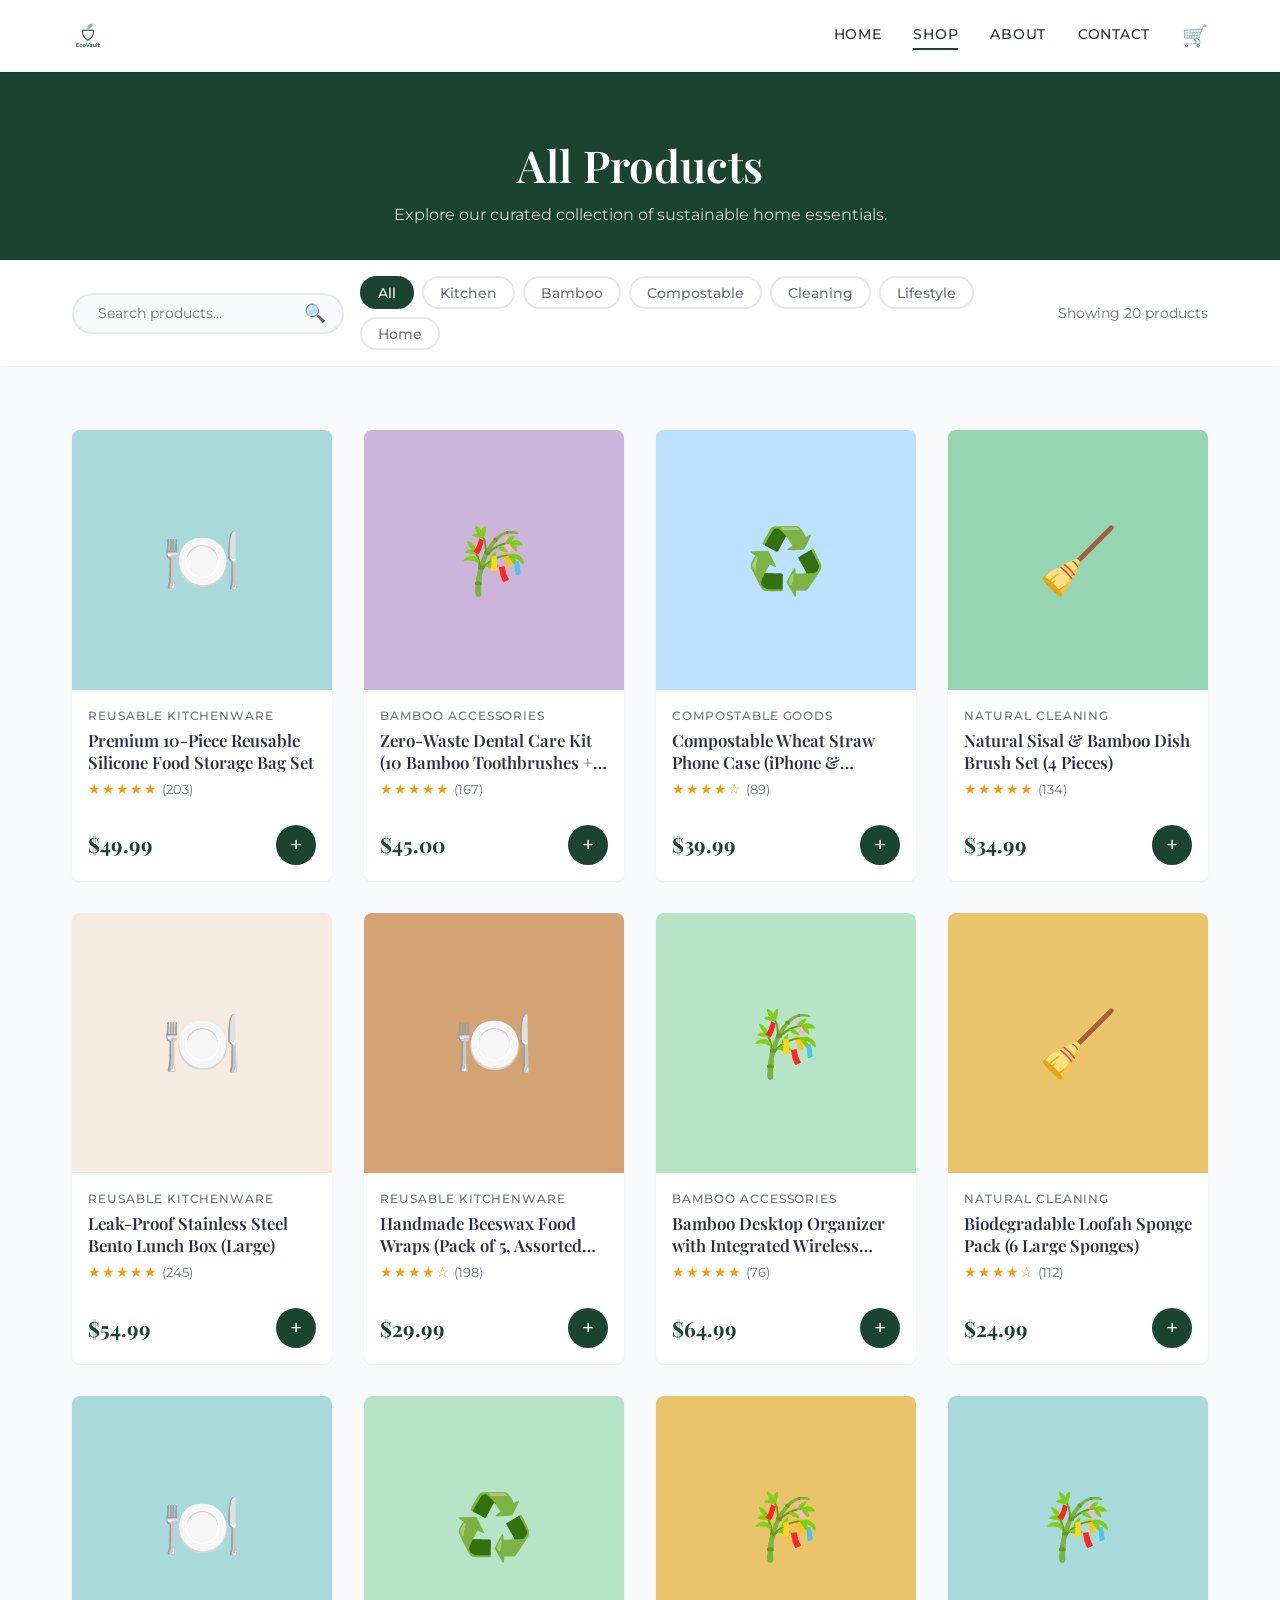
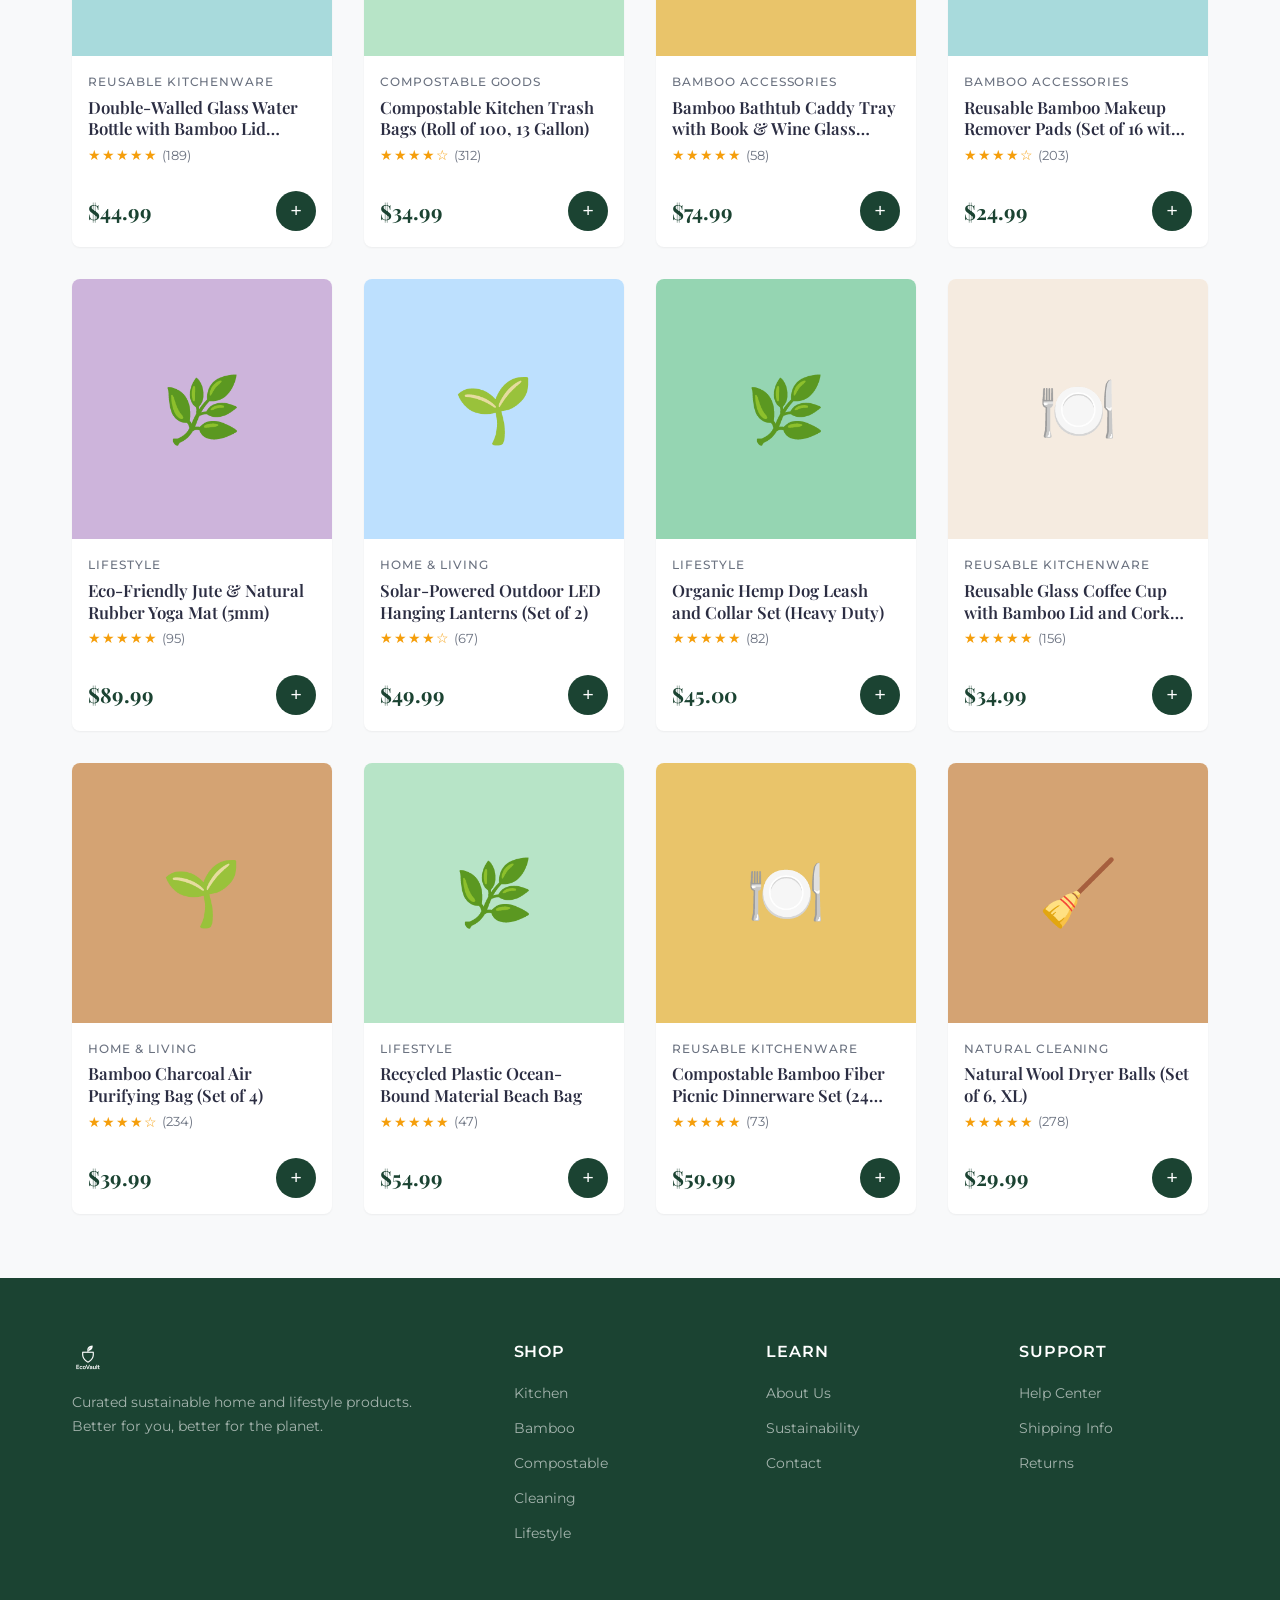
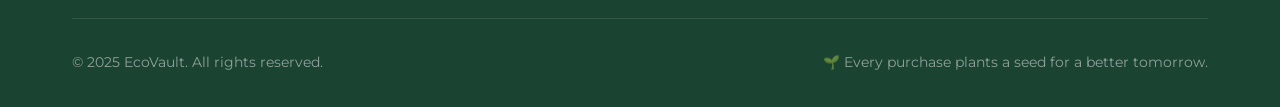
<file: products.html>
<!DOCTYPE html>
<html lang="en">
<head>
  <meta charset="UTF-8">
  <meta name="viewport" content="width=device-width, initial-scale=1.0">
  <meta name="description" content="Shop our curated collection of eco-friendly home and lifestyle products.">
  <title>Shop — EcoVault</title>
  <link rel="stylesheet" href="css/style.css">
  <link rel="icon" href="favicon.png">
</head>
<body>
  <!-- Header -->
  <header class="header">
    <div class="header-inner">
      <a href="index.html" class="logo">
        <img src="assets/images/logo.png" alt="EcoVault" style="height:32px;width:auto;">
      </a>
      <button class="hamburger" aria-label="Toggle menu">
        <span></span><span></span><span></span>
      </button>
      <nav class="nav-links">
        <a href="index.html">Home</a>
        <a href="products.html">Shop</a>
        <a href="about.html">About</a>
        <a href="contact.html">Contact</a>
        <button class="cart-icon" onclick="window.location.href='cart.html'" title="Shopping Cart">
          🛒
          <span class="cart-badge">0</span>
        </button>
      </nav>
    </div>
  </header>

  <!-- Catalog Header -->
  <section class="catalog-header">
    <div class="container">
      <h1>All Products</h1>
      <p>Explore our curated collection of sustainable home essentials.</p>
    </div>
  </section>

  <!-- Controls -->
  <div class="catalog-controls">
    <div class="controls-inner">
      <div class="search-bar">
        <input type="text" id="search-input" placeholder="Search products..." oninput="filterProducts()">
        <button onclick="filterProducts()">🔍</button>
      </div>
      <div class="category-filters" id="category-filters">
        <button class="filter-btn active" data-category="all" onclick="setCategory('all')">All</button>
      </div>
      <span class="results-count" id="results-count">Showing 12 products</span>
    </div>
  </div>

  <!-- Products Grid -->
  <section class="catalog-section">
    <div class="container">
      <div class="product-grid" id="product-grid">
        <!-- Rendered by JS -->
      </div>
    </div>
  </section>

  <!-- Footer -->
  <footer class="footer">
    <div class="container">
      <div class="footer-grid">
        <div class="footer-brand">
          <div class="logo">
            <img src="assets/images/logo.png" alt="EcoVault" style="height:32px;width:auto;filter:brightness(0) invert(1);">
          </div>
          <p>Curated sustainable home and lifestyle products. Better for you, better for the planet.</p>
        </div>
        <div>
          <h4>Shop</h4>
          <ul class="footer-links">
            <li><a href="products.html?category=kitchen">Kitchen</a></li>
            <li><a href="products.html?category=bamboo">Bamboo</a></li>
            <li><a href="products.html?category=compostable">Compostable</a></li>
            <li><a href="products.html?category=cleaning">Cleaning</a></li>
            <li><a href="products.html?category=lifestyle">Lifestyle</a></li>
          </ul>
        </div>
        <div>
          <h4>Learn</h4>
          <ul class="footer-links">
            <li><a href="about.html">About Us</a></li>
            <li><a href="about.html#sustainability">Sustainability</a></li>
            <li><a href="contact.html">Contact</a></li>
          </ul>
        </div>
        <div>
          <h4>Support</h4>
          <ul class="footer-links">
            <li><a href="contact.html">Help Center</a></li>
            <li><a href="contact.html">Shipping Info</a></li>
            <li><a href="contact.html">Returns</a></li>
          </ul>
        </div>
      </div>
      <div class="footer-bottom">
        <span>&copy; 2025 EcoVault. All rights reserved.</span>
        <span>🌱 Every purchase plants a seed for a better tomorrow.</span>
      </div>
    </div>
  </footer>

  <script src="js/products.js"></script>
  <script src="js/cart.js"></script>
  <script src="js/analytics.js"></script>
  <script src="js/main.js"></script>
  <script>
    let currentCategory = 'all';

    // Build category filter buttons
    document.addEventListener('DOMContentLoaded', () => {
      const cats = getCategories();
      const filterContainer = document.getElementById('category-filters');
      cats.forEach(cat => {
        const btn = document.createElement('button');
        btn.className = 'filter-btn';
        btn.dataset.category = cat;
        btn.textContent = getCategoryDisplay(cat);
        btn.onclick = () => setCategory(cat);
        filterContainer.appendChild(btn);
      });

      // Check URL params for initial category
      const params = new URLSearchParams(window.location.search);
      const catParam = params.get('category');
      if (catParam) {
        setCategory(catParam);
      }

      filterProducts();
    });

    function setCategory(cat) {
      currentCategory = cat;
      document.querySelectorAll('.filter-btn').forEach(btn => {
        btn.classList.toggle('active', btn.dataset.category === cat);
      });
      filterProducts();
    }

    function filterProducts() {
      const query = document.getElementById('search-input').value;
      let filtered = searchProducts(query);

      if (currentCategory !== 'all') {
        filtered = filtered.filter(p => p.category === currentCategory);
      }

      const grid = document.getElementById('product-grid');
      grid.innerHTML = filtered.map(renderProductCard).join('');

      document.getElementById('results-count').textContent = 
        `Showing ${filtered.length} product${filtered.length !== 1 ? 's' : ''}`;
    }
  </script>
</body>
</html>
</file>
<file: css/style.css>
/* ============================================================
   EcoVault — Main Stylesheet
   Based on Brand Guidelines by Designer
   ============================================================ */

/* --- Fonts (Google Fonts) --- */
@import url('https://fonts.googleapis.com/css2?family=Playfair+Display:ital,wght@0,400;0,600;0,700;1,400&family=Montserrat:wght@300;400;500;600;700&display=swap');

/* --- CSS Variables (from style.json) --- */
:root {
  --color-primary: #1B4332;
  --color-secondary: #95D5B2;
  --color-tertiary: #F5EBE0;
  --color-accent: #BC6C25;
  --color-text: #2B2D42;
  --color-background: #F8F9FA;
  --color-white: #FFFFFF;
  --color-light-gray: #E8E8E8;
  --color-medium-gray: #9CA3AF;
  --color-dark-gray: #6B7280;
  --color-sale-red: #DC2626;
  --color-success: #059669;

  --font-heading: 'Playfair Display', serif;
  --font-body: 'Montserrat', sans-serif;

  --spacing-xs: 0.25rem;
  --spacing-sm: 0.5rem;
  --spacing-md: 1rem;
  --spacing-lg: 2rem;
  --spacing-xl: 4rem;

  --radius-sm: 4px;
  --radius-md: 8px;
  --radius-lg: 16px;
  --radius-full: 9999px;

  --shadow-sm: 0 1px 2px 0 rgba(0, 0, 0, 0.05);
  --shadow-md: 0 4px 6px -1px rgba(0, 0, 0, 0.1), 0 2px 4px -1px rgba(0, 0, 0, 0.06);
  --shadow-lg: 0 10px 15px -3px rgba(0, 0, 0, 0.1), 0 4px 6px -2px rgba(0, 0, 0, 0.05);
  --shadow-xl: 0 20px 25px -5px rgba(0, 0, 0, 0.1), 0 10px 10px -5px rgba(0, 0, 0, 0.04);

  --max-width: 1200px;
  --header-height: 72px;
}

/* --- Reset & Base --- */
*,
*::before,
*::after {
  margin: 0;
  padding: 0;
  box-sizing: border-box;
}

html {
  scroll-behavior: smooth;
  font-size: 16px;
}

body {
  font-family: var(--font-body);
  color: var(--color-text);
  background-color: var(--color-background);
  line-height: 1.7;
  -webkit-font-smoothing: antialiased;
  -moz-osx-font-smoothing: grayscale;
}

img {
  max-width: 100%;
  height: auto;
  display: block;
}

a {
  color: var(--color-primary);
  text-decoration: none;
  transition: color 0.2s ease;
}

a:hover {
  color: var(--color-accent);
}

ul {
  list-style: none;
}

/* --- Typography --- */
h1, h2, h3, h4, h5, h6 {
  font-family: var(--font-heading);
  font-weight: 600;
  line-height: 1.3;
  color: var(--color-primary);
}

h1 { font-size: 2.75rem; }
h2 { font-size: 2.25rem; }
h3 { font-size: 1.75rem; }
h4 { font-size: 1.25rem; }

p {
  margin-bottom: var(--spacing-md);
  color: var(--color-text);
}

.section-title {
  text-align: center;
  margin-bottom: var(--spacing-sm);
}

.section-subtitle {
  text-align: center;
  color: var(--color-dark-gray);
  font-size: 1.1rem;
  margin-bottom: var(--spacing-xl);
  max-width: 600px;
  margin-left: auto;
  margin-right: auto;
}

/* --- Container --- */
.container {
  width: 100%;
  max-width: var(--max-width);
  margin: 0 auto;
  padding: 0 var(--spacing-lg);
}

/* --- Header / Navigation --- */
.header {
  background: var(--color-white);
  box-shadow: var(--shadow-sm);
  position: sticky;
  top: 0;
  z-index: 100;
  height: var(--header-height);
}

.header-inner {
  display: flex;
  align-items: center;
  justify-content: space-between;
  height: 100%;
  max-width: var(--max-width);
  margin: 0 auto;
  padding: 0 var(--spacing-lg);
}

.logo {
  font-family: var(--font-heading);
  font-size: 1.5rem;
  font-weight: 700;
  color: var(--color-primary);
  display: flex;
  align-items: center;
  gap: var(--spacing-sm);
}

.logo-icon {
  width: 32px;
  height: 32px;
  background: var(--color-primary);
  border-radius: var(--radius-sm);
  display: flex;
  align-items: center;
  justify-content: center;
  color: white;
  font-size: 18px;
}

.logo span {
  color: var(--color-accent);
}

.nav-links {
  display: flex;
  align-items: center;
  gap: var(--spacing-lg);
}

.nav-links a {
  font-family: var(--font-body);
  font-weight: 500;
  font-size: 0.9rem;
  color: var(--color-text);
  text-transform: uppercase;
  letter-spacing: 0.05em;
  position: relative;
  padding-bottom: 4px;
}

.nav-links a::after {
  content: '';
  position: absolute;
  bottom: 0;
  left: 0;
  width: 0;
  height: 2px;
  background: var(--color-primary);
  transition: width 0.3s ease;
}

.nav-links a:hover::after,
.nav-links a.active::after {
  width: 100%;
}

.nav-links a:hover {
  color: var(--color-primary);
}

.cart-icon {
  position: relative;
  font-size: 1.3rem;
  cursor: pointer;
  background: none;
  border: none;
  color: var(--color-text);
}

.cart-badge {
  position: absolute;
  top: -8px;
  right: -8px;
  background: var(--color-accent);
  color: white;
  font-size: 0.7rem;
  font-weight: 700;
  width: 20px;
  height: 20px;
  border-radius: 50%;
  display: flex;
  align-items: center;
  justify-content: center;
  font-family: var(--font-body);
}

.hamburger {
  display: none;
  flex-direction: column;
  gap: 5px;
  cursor: pointer;
  background: none;
  border: none;
  padding: 4px;
}

.hamburger span {
  width: 24px;
  height: 2px;
  background: var(--color-text);
  border-radius: 2px;
  transition: all 0.3s ease;
}

/* --- Hero Section --- */
.hero {
  background: linear-gradient(135deg, var(--color-primary) 0%, #2D6A4F 100%);
  color: white;
  padding: var(--spacing-xl) 0;
  position: relative;
  overflow: hidden;
}

.hero::before {
  content: '';
  position: absolute;
  top: -50%;
  right: -20%;
  width: 600px;
  height: 600px;
  background: rgba(149, 213, 178, 0.1);
  border-radius: 50%;
}

.hero::after {
  content: '';
  position: absolute;
  bottom: -30%;
  left: -10%;
  width: 400px;
  height: 400px;
  background: rgba(149, 213, 178, 0.08);
  border-radius: 50%;
}

.hero-content {
  position: relative;
  z-index: 1;
  display: grid;
  grid-template-columns: 1fr 1fr;
  gap: var(--spacing-xl);
  align-items: center;
  max-width: var(--max-width);
  margin: 0 auto;
  padding: var(--spacing-xl) var(--spacing-lg);
}

.hero-text h1 {
  color: white;
  font-size: 3rem;
  margin-bottom: var(--spacing-md);
}

.hero-text p {
  color: rgba(255, 255, 255, 0.85);
  font-size: 1.15rem;
  margin-bottom: var(--spacing-lg);
  line-height: 1.8;
}

.hero-buttons {
  display: flex;
  gap: var(--spacing-md);
  flex-wrap: wrap;
}

.hero-image {
  display: flex;
  justify-content: center;
  align-items: center;
}

.hero-image-placeholder {
  width: 100%;
  max-width: 400px;
  aspect-ratio: 1;
  background: rgba(255, 255, 255, 0.1);
  border-radius: var(--radius-lg);
  display: flex;
  align-items: center;
  justify-content: center;
  font-size: 4rem;
  border: 2px dashed rgba(255, 255, 255, 0.2);
  color: rgba(255, 255, 255, 0.5);
}

/* --- Buttons --- */
.btn {
  display: inline-flex;
  align-items: center;
  justify-content: center;
  gap: var(--spacing-sm);
  font-family: var(--font-body);
  font-weight: 600;
  font-size: 0.95rem;
  padding: 0.75rem 1.75rem;
  border-radius: var(--radius-md);
  cursor: pointer;
  transition: all 0.3s ease;
  border: 2px solid transparent;
  text-decoration: none;
}

.btn-primary {
  background: var(--color-primary);
  color: white;
  border-color: var(--color-primary);
}

.btn-primary:hover {
  background: #143022;
  border-color: #143022;
  color: white;
  transform: translateY(-1px);
  box-shadow: var(--shadow-md);
}

.btn-secondary {
  background: transparent;
  color: white;
  border-color: rgba(255, 255, 255, 0.6);
}

.btn-secondary:hover {
  background: rgba(255, 255, 255, 0.1);
  border-color: white;
  color: white;
}

.btn-outline {
  background: transparent;
  color: var(--color-primary);
  border-color: var(--color-primary);
}

.btn-outline:hover {
  background: var(--color-primary);
  color: white;
}

.btn-accent {
  background: var(--color-accent);
  color: white;
  border-color: var(--color-accent);
}

.btn-accent:hover {
  background: #a35d1f;
  border-color: #a35d1f;
  color: white;
  transform: translateY(-1px);
  box-shadow: var(--shadow-md);
}

.btn-sm {
  padding: 0.5rem 1rem;
  font-size: 0.85rem;
}

.btn-lg {
  padding: 1rem 2.5rem;
  font-size: 1.1rem;
}

.btn:disabled {
  opacity: 0.5;
  cursor: not-allowed;
  transform: none !important;
}

/* --- Value Props Section --- */
.value-props {
  padding: var(--spacing-xl) 0;
  background: var(--color-white);
}

.value-grid {
  display: grid;
  grid-template-columns: repeat(4, 1fr);
  gap: var(--spacing-lg);
}

.value-card {
  text-align: center;
  padding: var(--spacing-lg);
  border-radius: var(--radius-md);
  transition: all 0.3s ease;
}

.value-card:hover {
  background: var(--color-tertiary);
  transform: translateY(-4px);
}

.value-icon {
  font-size: 2.5rem;
  margin-bottom: var(--spacing-md);
}

.value-card h3 {
  font-size: 1.1rem;
  margin-bottom: var(--spacing-sm);
  color: var(--color-primary);
}

.value-card p {
  font-size: 0.9rem;
  color: var(--color-dark-gray);
  margin-bottom: 0;
}

/* --- Featured Products Section --- */
.featured-section {
  padding: var(--spacing-xl) 0;
}

/* --- Product Grid --- */
.product-grid {
  display: grid;
  grid-template-columns: repeat(auto-fill, minmax(260px, 1fr));
  gap: var(--spacing-lg);
}

/* --- Product Card --- */
.product-card {
  background: var(--color-white);
  border-radius: var(--radius-md);
  overflow: hidden;
  box-shadow: var(--shadow-sm);
  transition: all 0.3s ease;
  cursor: pointer;
  position: relative;
}

.product-card:hover {
  transform: translateY(-4px);
  box-shadow: var(--shadow-lg);
}

.product-card-image {
  width: 100%;
  aspect-ratio: 1;
  background: var(--color-tertiary);
  display: flex;
  align-items: center;
  justify-content: center;
  font-size: 3rem;
  position: relative;
  overflow: hidden;
}

.product-card-image img {
  width: 100%;
  height: 100%;
  object-fit: cover;
}

.product-badge {
  position: absolute;
  top: var(--spacing-sm);
  left: var(--spacing-sm);
  padding: 4px 12px;
  border-radius: var(--radius-full);
  font-size: 0.75rem;
  font-weight: 600;
  text-transform: uppercase;
  letter-spacing: 0.05em;
  font-family: var(--font-body);
}

.product-badge.bestseller {
  background: var(--color-secondary);
  color: var(--color-primary);
}

.product-badge.new {
  background: var(--color-accent);
  color: white;
}

.product-badge.sale {
  background: var(--color-sale-red);
  color: white;
}

.product-badge.eco-approved {
  background: var(--color-primary);
  color: white;
}

.product-card-body {
  padding: var(--spacing-md);
}

.product-card-category {
  font-size: 0.75rem;
  text-transform: uppercase;
  letter-spacing: 0.08em;
  color: var(--color-dark-gray);
  font-weight: 500;
  margin-bottom: var(--spacing-xs);
}

.product-card-name {
  font-family: var(--font-heading);
  font-size: 1.05rem;
  font-weight: 600;
  color: var(--color-text);
  margin-bottom: var(--spacing-xs);
  display: -webkit-box;
  -webkit-line-clamp: 2;
  -webkit-box-orient: vertical;
  overflow: hidden;
}

.product-card-rating {
  display: flex;
  align-items: center;
  gap: 4px;
  margin-bottom: var(--spacing-sm);
  font-size: 0.85rem;
}

.stars {
  color: #F59E0B;
  letter-spacing: 1px;
}

.review-count {
  color: var(--color-dark-gray);
  font-size: 0.8rem;
}

.product-card-footer {
  display: flex;
  align-items: center;
  justify-content: space-between;
  padding: 0 var(--spacing-md) var(--spacing-md);
}

.product-card-price {
  font-family: var(--font-heading);
  font-size: 1.3rem;
  font-weight: 700;
  color: var(--color-primary);
}

.product-card-price .compare {
  font-size: 0.95rem;
  font-weight: 400;
  color: var(--color-dark-gray);
  text-decoration: line-through;
  margin-left: var(--spacing-sm);
}

.add-to-cart-btn {
  background: var(--color-primary);
  color: white;
  border: none;
  width: 40px;
  height: 40px;
  border-radius: 50%;
  font-size: 1.2rem;
  cursor: pointer;
  transition: all 0.2s ease;
  display: flex;
  align-items: center;
  justify-content: center;
}

.add-to-cart-btn:hover {
  background: var(--color-accent);
  transform: scale(1.1);
}

/* --- Sustainability Section --- */
.sustainability-section {
  padding: var(--spacing-xl) 0;
  background: var(--color-primary);
  color: white;
}

.sustainability-section h2 {
  color: white;
  text-align: center;
  margin-bottom: var(--spacing-sm);
}

.sustainability-section > .container > p {
  color: rgba(255, 255, 255, 0.8);
  text-align: center;
  max-width: 700px;
  margin: 0 auto var(--spacing-xl);
}

.impact-grid {
  display: grid;
  grid-template-columns: repeat(3, 1fr);
  gap: var(--spacing-lg);
}

.impact-card {
  text-align: center;
  padding: var(--spacing-lg);
  background: rgba(255, 255, 255, 0.08);
  border-radius: var(--radius-md);
  backdrop-filter: blur(4px);
}

.impact-number {
  font-family: var(--font-heading);
  font-size: 2.5rem;
  font-weight: 700;
  color: var(--color-secondary);
  margin-bottom: var(--spacing-sm);
}

.impact-card h4 {
  color: white;
  font-size: 1.1rem;
  margin-bottom: var(--spacing-sm);
}

.impact-card p {
  color: rgba(255, 255, 255, 0.7);
  font-size: 0.9rem;
  margin-bottom: 0;
}

/* --- Newsletter --- */
.newsletter {
  padding: var(--spacing-xl) 0;
  background: var(--color-tertiary);
  text-align: center;
}

.newsletter h2 {
  margin-bottom: var(--spacing-sm);
}

.newsletter p {
  margin-bottom: var(--spacing-lg);
  color: var(--color-dark-gray);
}

.newsletter-form {
  display: flex;
  gap: var(--spacing-sm);
  max-width: 500px;
  margin: 0 auto;
}

.newsletter-form input {
  flex: 1;
  padding: 0.85rem 1.25rem;
  border: 2px solid var(--color-light-gray);
  border-radius: var(--radius-md);
  font-family: var(--font-body);
  font-size: 0.95rem;
  outline: none;
  transition: border-color 0.2s ease;
}

.newsletter-form input:focus {
  border-color: var(--color-primary);
}

/* --- Footer --- */
.footer {
  background: var(--color-primary);
  color: rgba(255, 255, 255, 0.8);
  padding: var(--spacing-xl) 0 var(--spacing-lg);
}

.footer-grid {
  display: grid;
  grid-template-columns: 2fr 1fr 1fr 1fr;
  gap: var(--spacing-xl);
  margin-bottom: var(--spacing-xl);
}

.footer-brand .logo {
  color: white;
  margin-bottom: var(--spacing-md);
}

.footer-brand p {
  color: rgba(255, 255, 255, 0.6);
  font-size: 0.9rem;
  margin-bottom: var(--spacing-md);
}

.footer h4 {
  color: white;
  font-size: 1rem;
  margin-bottom: var(--spacing-md);
  font-family: var(--font-body);
  font-weight: 600;
  text-transform: uppercase;
  letter-spacing: 0.05em;
}

.footer-links li {
  margin-bottom: var(--spacing-sm);
}

.footer-links a {
  color: rgba(255, 255, 255, 0.6);
  font-size: 0.9rem;
  transition: color 0.2s ease;
}

.footer-links a:hover {
  color: var(--color-secondary);
}

.footer-bottom {
  border-top: 1px solid rgba(255, 255, 255, 0.1);
  padding-top: var(--spacing-lg);
  display: flex;
  justify-content: space-between;
  align-items: center;
  font-size: 0.85rem;
  color: rgba(255, 255, 255, 0.5);
}

/* ============================================================
   CATALOG PAGE
   ============================================================ */
.catalog-header {
  background: var(--color-primary);
  padding: var(--spacing-xl) 0 var(--spacing-lg);
  text-align: center;
  color: white;
}

.catalog-header h1 {
  color: white;
  margin-bottom: var(--spacing-sm);
}

.catalog-header p {
  color: rgba(255, 255, 255, 0.8);
  margin-bottom: 0;
}

.catalog-controls {
  background: var(--color-white);
  padding: var(--spacing-md) 0;
  box-shadow: var(--shadow-sm);
  position: sticky;
  top: var(--header-height);
  z-index: 10;
}

.controls-inner {
  display: flex;
  align-items: center;
  justify-content: space-between;
  gap: var(--spacing-md);
  max-width: var(--max-width);
  margin: 0 auto;
  padding: 0 var(--spacing-lg);
}

.search-bar {
  display: flex;
  align-items: center;
  flex: 1;
  max-width: 400px;
  background: var(--color-background);
  border-radius: var(--radius-full);
  padding: 0 var(--spacing-md);
  border: 2px solid var(--color-light-gray);
  transition: border-color 0.2s ease;
}

.search-bar:focus-within {
  border-color: var(--color-primary);
}

.search-bar input {
  flex: 1;
  padding: 0.6rem 0.5rem;
  border: none;
  background: transparent;
  font-family: var(--font-body);
  font-size: 0.9rem;
  outline: none;
}

.search-bar button {
  background: none;
  border: none;
  cursor: pointer;
  font-size: 1.1rem;
  color: var(--color-dark-gray);
}

.category-filters {
  display: flex;
  gap: var(--spacing-sm);
  flex-wrap: wrap;
}

.filter-btn {
  padding: 0.4rem 1rem;
  border-radius: var(--radius-full);
  border: 2px solid var(--color-light-gray);
  background: transparent;
  font-family: var(--font-body);
  font-size: 0.85rem;
  font-weight: 500;
  color: var(--color-dark-gray);
  cursor: pointer;
  transition: all 0.2s ease;
  text-transform: capitalize;
}

.filter-btn:hover {
  border-color: var(--color-primary);
  color: var(--color-primary);
}

.filter-btn.active {
  background: var(--color-primary);
  border-color: var(--color-primary);
  color: white;
}

.results-count {
  font-size: 0.85rem;
  color: var(--color-dark-gray);
  white-space: nowrap;
}

.catalog-section {
  padding: var(--spacing-xl) 0;
}

/* ============================================================
   PRODUCT DETAIL PAGE
   ============================================================ */
.product-detail {
  padding: var(--spacing-xl) 0;
}

.breadcrumb {
  font-size: 0.85rem;
  color: var(--color-dark-gray);
  margin-bottom: var(--spacing-lg);
}

.breadcrumb a {
  color: var(--color-dark-gray);
}

.breadcrumb a:hover {
  color: var(--color-primary);
}

.product-detail-grid {
  display: grid;
  grid-template-columns: 1fr 1fr;
  gap: var(--spacing-xl);
}

.product-detail-image {
  width: 100%;
  aspect-ratio: 1;
  background: var(--color-tertiary);
  border-radius: var(--radius-md);
  display: flex;
  align-items: center;
  justify-content: center;
  font-size: 6rem;
  position: relative;
  overflow: hidden;
}

.product-detail-image img {
  width: 100%;
  height: 100%;
  object-fit: cover;
}

.product-detail-info h1 {
  margin-bottom: var(--spacing-sm);
}

.product-detail-rating {
  display: flex;
  align-items: center;
  gap: var(--spacing-sm);
  margin-bottom: var(--spacing-md);
  font-size: 1rem;
}

.product-detail-price {
  font-family: var(--font-heading);
  font-size: 2rem;
  font-weight: 700;
  color: var(--color-primary);
  margin-bottom: var(--spacing-md);
}

.product-detail-price .compare {
  font-size: 1.25rem;
  font-weight: 400;
  color: var(--color-dark-gray);
  text-decoration: line-through;
  margin-left: var(--spacing-sm);
}

.product-detail-description {
  font-size: 1rem;
  line-height: 1.8;
  margin-bottom: var(--spacing-lg);
  color: var(--color-text);
}

.product-detail-features {
  margin-bottom: var(--spacing-lg);
}

.product-detail-features li {
  padding: var(--spacing-xs) 0;
  padding-left: 1.5rem;
  position: relative;
  font-size: 0.95rem;
}

.product-detail-features li::before {
  content: '✓';
  position: absolute;
  left: 0;
  color: var(--color-success);
  font-weight: 700;
}

.product-detail-actions {
  display: flex;
  gap: var(--spacing-md);
  align-items: center;
  flex-wrap: wrap;
  margin-bottom: var(--spacing-lg);
}

.quantity-selector {
  display: flex;
  align-items: center;
  border: 2px solid var(--color-light-gray);
  border-radius: var(--radius-md);
  overflow: hidden;
}

.quantity-selector button {
  width: 40px;
  height: 40px;
  border: none;
  background: var(--color-background);
  font-size: 1.2rem;
  cursor: pointer;
  font-weight: 600;
  transition: background 0.2s ease;
}

.quantity-selector button:hover {
  background: var(--color-tertiary);
}

.quantity-selector input {
  width: 50px;
  height: 40px;
  border: none;
  border-left: 2px solid var(--color-light-gray);
  border-right: 2px solid var(--color-light-gray);
  text-align: center;
  font-family: var(--font-body);
  font-size: 1rem;
  font-weight: 600;
  outline: none;
}

.product-meta {
  display: grid;
  grid-template-columns: 1fr 1fr;
  gap: var(--spacing-sm);
  background: var(--color-tertiary);
  border-radius: var(--radius-md);
  padding: var(--spacing-md);
}

.product-meta dt {
  font-size: 0.8rem;
  text-transform: uppercase;
  letter-spacing: 0.05em;
  color: var(--color-dark-gray);
  font-weight: 600;
}

.product-meta dd {
  font-size: 0.95rem;
  font-weight: 500;
  color: var(--color-text);
}

/* ============================================================
   CART PAGE
   ============================================================ */
.cart-page {
  padding: var(--spacing-xl) 0;
  min-height: 60vh;
}

.cart-page h1 {
  margin-bottom: var(--spacing-xl);
}

.cart-layout {
  display: grid;
  grid-template-columns: 1fr 380px;
  gap: var(--spacing-xl);
  align-items: start;
}

.cart-empty {
  text-align: center;
  padding: var(--spacing-xl);
}

.cart-empty-icon {
  font-size: 4rem;
  margin-bottom: var(--spacing-md);
}

.cart-empty h2 {
  margin-bottom: var(--spacing-sm);
}

.cart-empty p {
  color: var(--color-dark-gray);
  margin-bottom: var(--spacing-lg);
}

.cart-items {
  display: flex;
  flex-direction: column;
  gap: var(--spacing-md);
}

.cart-item {
  display: grid;
  grid-template-columns: 100px 1fr auto;
  gap: var(--spacing-md);
  background: var(--color-white);
  border-radius: var(--radius-md);
  padding: var(--spacing-md);
  box-shadow: var(--shadow-sm);
  align-items: center;
}

.cart-item-image {
  width: 100px;
  height: 100px;
  background: var(--color-tertiary);
  border-radius: var(--radius-sm);
  display: flex;
  align-items: center;
  justify-content: center;
  font-size: 2rem;
}

.cart-item-info h3 {
  font-size: 1.05rem;
  margin-bottom: 4px;
}

.cart-item-info p {
  font-size: 0.85rem;
  color: var(--color-dark-gray);
  margin-bottom: var(--spacing-sm);
}

.cart-item-price {
  font-weight: 700;
  color: var(--color-primary);
  font-size: 1.1rem;
}

.cart-item-controls {
  display: flex;
  align-items: center;
  gap: var(--spacing-md);
}

.cart-item-remove {
  background: none;
  border: none;
  color: var(--color-dark-gray);
  cursor: pointer;
  font-size: 1.2rem;
  transition: color 0.2s ease;
}

.cart-item-remove:hover {
  color: var(--color-sale-red);
}

.cart-summary {
  background: var(--color-white);
  border-radius: var(--radius-md);
  padding: var(--spacing-lg);
  box-shadow: var(--shadow-sm);
  position: sticky;
  top: calc(var(--header-height) + var(--spacing-lg));
}

.cart-summary h3 {
  margin-bottom: var(--spacing-lg);
  padding-bottom: var(--spacing-md);
  border-bottom: 1px solid var(--color-light-gray);
}

.summary-row {
  display: flex;
  justify-content: space-between;
  margin-bottom: var(--spacing-sm);
  font-size: 0.95rem;
}

.summary-row.total {
  font-size: 1.2rem;
  font-weight: 700;
  color: var(--color-primary);
  border-top: 2px solid var(--color-light-gray);
  padding-top: var(--spacing-md);
  margin-top: var(--spacing-md);
}

.summary-row .free {
  color: var(--color-success);
  font-weight: 600;
}

/* ============================================================
   CHECKOUT PAGE
   ============================================================ */
.checkout-page {
  padding: var(--spacing-xl) 0;
  min-height: 60vh;
}

.checkout-page h1 {
  margin-bottom: var(--spacing-xl);
}

.checkout-layout {
  display: grid;
  grid-template-columns: 1fr 1fr;
  gap: var(--spacing-xl);
  align-items: start;
}

.form-section {
  background: var(--color-white);
  border-radius: var(--radius-md);
  padding: var(--spacing-lg);
  box-shadow: var(--shadow-sm);
  margin-bottom: var(--spacing-lg);
}

.form-section h3 {
  margin-bottom: var(--spacing-md);
  padding-bottom: var(--spacing-sm);
  border-bottom: 1px solid var(--color-light-gray);
}

.form-group {
  margin-bottom: var(--spacing-md);
}

.form-group label {
  display: block;
  font-weight: 500;
  font-size: 0.9rem;
  margin-bottom: var(--spacing-xs);
  color: var(--color-text);
}

.form-group input,
.form-group select,
.form-group textarea {
  width: 100%;
  padding: 0.75rem 1rem;
  border: 2px solid var(--color-light-gray);
  border-radius: var(--radius-md);
  font-family: var(--font-body);
  font-size: 0.95rem;
  outline: none;
  transition: border-color 0.2s ease;
  background: var(--color-background);
}

.form-group input:focus,
.form-group select:focus,
.form-group textarea:focus {
  border-color: var(--color-primary);
  background: var(--color-white);
}

.form-row {
  display: grid;
  grid-template-columns: 1fr 1fr;
  gap: var(--spacing-md);
}

.form-group textarea {
  resize: vertical;
  min-height: 80px;
}

/* ============================================================
   ABOUT PAGE
   ============================================================ */
.about-hero {
  padding: var(--spacing-xl) 0;
  background: var(--color-primary);
  color: white;
  text-align: center;
}

.about-hero h1 {
  color: white;
  margin-bottom: var(--spacing-md);
}

.about-hero p {
  color: rgba(255, 255, 255, 0.85);
  max-width: 700px;
  margin: 0 auto;
  font-size: 1.1rem;
}

.about-content {
  padding: var(--spacing-xl) 0;
}

.about-grid {
  display: grid;
  grid-template-columns: 1fr 1fr;
  gap: var(--spacing-xl);
  align-items: center;
  margin-bottom: var(--spacing-xl);
}

.about-image-placeholder {
  width: 100%;
  aspect-ratio: 4/3;
  background: var(--color-tertiary);
  border-radius: var(--radius-md);
  display: flex;
  align-items: center;
  justify-content: center;
  font-size: 3rem;
}

.about-values {
  display: grid;
  grid-template-columns: repeat(3, 1fr);
  gap: var(--spacing-lg);
  margin-top: var(--spacing-xl);
}

.about-value-card {
  text-align: center;
  padding: var(--spacing-lg);
  background: var(--color-white);
  border-radius: var(--radius-md);
  box-shadow: var(--shadow-sm);
}

.about-value-card .value-icon {
  font-size: 2rem;
  margin-bottom: var(--spacing-md);
}

.about-value-card h3 {
  font-size: 1.1rem;
  margin-bottom: var(--spacing-sm);
}

.about-value-card p {
  font-size: 0.9rem;
  color: var(--color-dark-gray);
  margin-bottom: 0;
}

/* ============================================================
   CONTACT PAGE
   ============================================================ */
.contact-page {
  padding: var(--spacing-xl) 0;
}

.contact-grid {
  display: grid;
  grid-template-columns: 1fr 1fr;
  gap: var(--spacing-xl);
}

.contact-info {
  padding: var(--spacing-lg);
}

.contact-info h1 {
  margin-bottom: var(--spacing-md);
}

.contact-info p {
  color: var(--color-dark-gray);
  margin-bottom: var(--spacing-lg);
}

.contact-detail {
  display: flex;
  align-items: flex-start;
  gap: var(--spacing-md);
  margin-bottom: var(--spacing-md);
}

.contact-detail-icon {
  font-size: 1.5rem;
  width: 40px;
  text-align: center;
}

.contact-detail h4 {
  font-size: 1rem;
  margin-bottom: 2px;
}

.contact-detail p {
  font-size: 0.9rem;
  margin-bottom: 0;
  color: var(--color-dark-gray);
}

/* ============================================================
   NOTIFICATION TOAST
   ============================================================ */
.toast {
  position: fixed;
  bottom: var(--spacing-lg);
  right: var(--spacing-lg);
  background: var(--color-primary);
  color: white;
  padding: var(--spacing-md) var(--spacing-lg);
  border-radius: var(--radius-md);
  box-shadow: var(--shadow-lg);
  font-size: 0.95rem;
  font-weight: 500;
  transform: translateY(120px);
  opacity: 0;
  transition: all 0.4s ease;
  z-index: 1000;
  max-width: 350px;
}

.toast.show {
  transform: translateY(0);
  opacity: 1;
}

/* ============================================================
   RESPONSIVE
   ============================================================ */
@media (max-width: 1024px) {
  h1 { font-size: 2.25rem; }
  h2 { font-size: 1.75rem; }
  
  .value-grid {
    grid-template-columns: repeat(2, 1fr);
  }
  
  .footer-grid {
    grid-template-columns: 1fr 1fr;
    gap: var(--spacing-lg);
  }
  
  .cart-layout {
    grid-template-columns: 1fr;
  }
  
  .checkout-layout {
    grid-template-columns: 1fr;
  }
}

@media (max-width: 768px) {
  .hamburger {
    display: flex;
  }
  
  .nav-links {
    display: none;
    position: absolute;
    top: var(--header-height);
    left: 0;
    right: 0;
    background: var(--color-white);
    flex-direction: column;
    padding: var(--spacing-lg);
    box-shadow: var(--shadow-md);
    gap: var(--spacing-md);
  }
  
  .nav-links.open {
    display: flex;
  }
  
  .hero-content {
    grid-template-columns: 1fr;
    text-align: center;
    padding: var(--spacing-lg);
  }
  
  .hero-text h1 {
    font-size: 2.25rem;
  }
  
  .hero-buttons {
    justify-content: center;
  }
  
  .hero-image {
    display: none;
  }
  
  .value-grid {
    grid-template-columns: 1fr 1fr;
    gap: var(--spacing-md);
  }
  
  .impact-grid {
    grid-template-columns: 1fr;
  }
  
  .product-grid {
    grid-template-columns: repeat(2, 1fr);
    gap: var(--spacing-md);
  }
  
  .product-detail-grid {
    grid-template-columns: 1fr;
  }
  
  .about-grid {
    grid-template-columns: 1fr;
  }
  
  .about-values {
    grid-template-columns: 1fr;
  }
  
  .contact-grid {
    grid-template-columns: 1fr;
  }
  
  .footer-grid {
    grid-template-columns: 1fr;
  }
  
  .footer-bottom {
    flex-direction: column;
    gap: var(--spacing-sm);
    text-align: center;
  }
  
  .controls-inner {
    flex-direction: column;
  }
  
  .search-bar {
    max-width: 100%;
    width: 100%;
  }
  
  .newsletter-form {
    flex-direction: column;
    padding: 0 var(--spacing-md);
  }

  .cart-item {
    grid-template-columns: 70px 1fr;
  }
  
  .cart-item-controls {
    grid-column: 1 / -1;
    justify-content: flex-end;
  }

  .product-meta {
    grid-template-columns: 1fr;
  }
}

@media (max-width: 480px) {
  .container {
    padding: 0 var(--spacing-md);
  }
  
  h1 { font-size: 1.75rem; }
  h2 { font-size: 1.5rem; }
  
  .product-grid {
    grid-template-columns: 1fr;
  }
  
  .value-grid {
    grid-template-columns: 1fr;
  }
}
</file>
